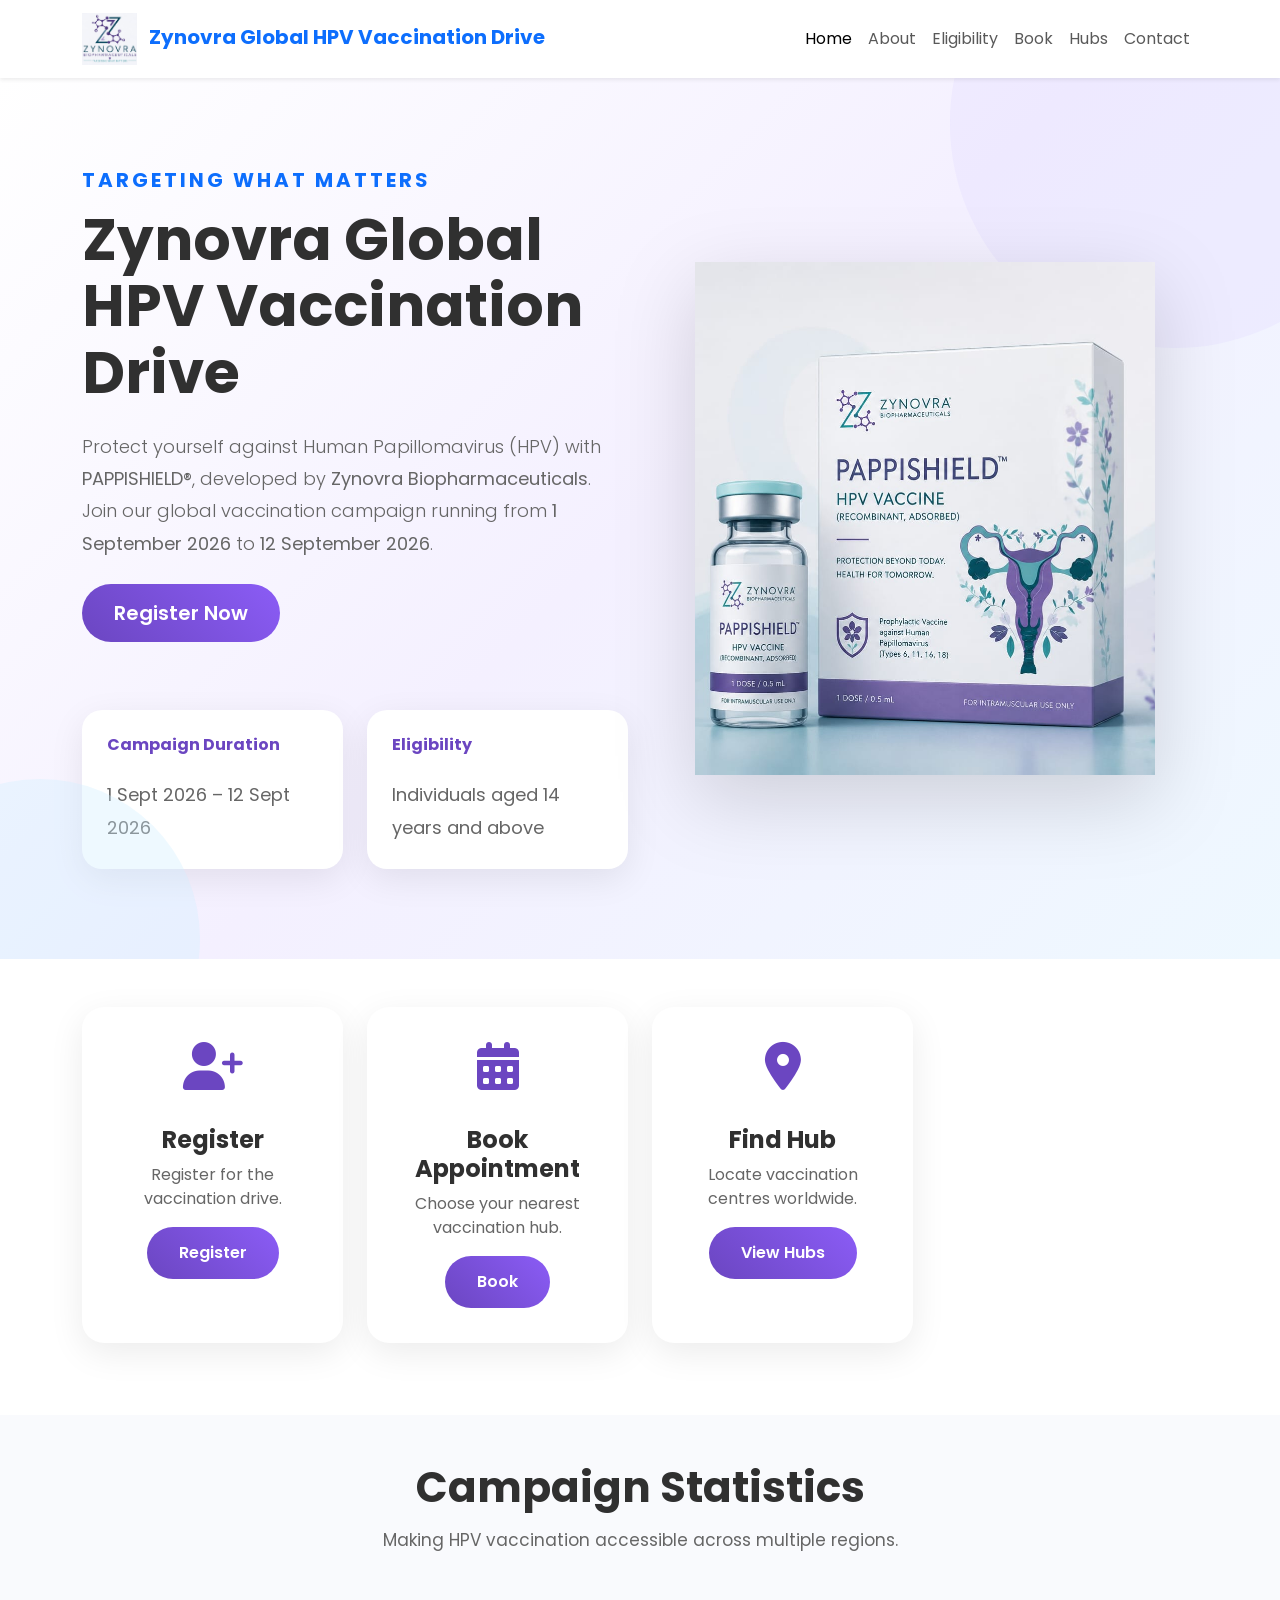
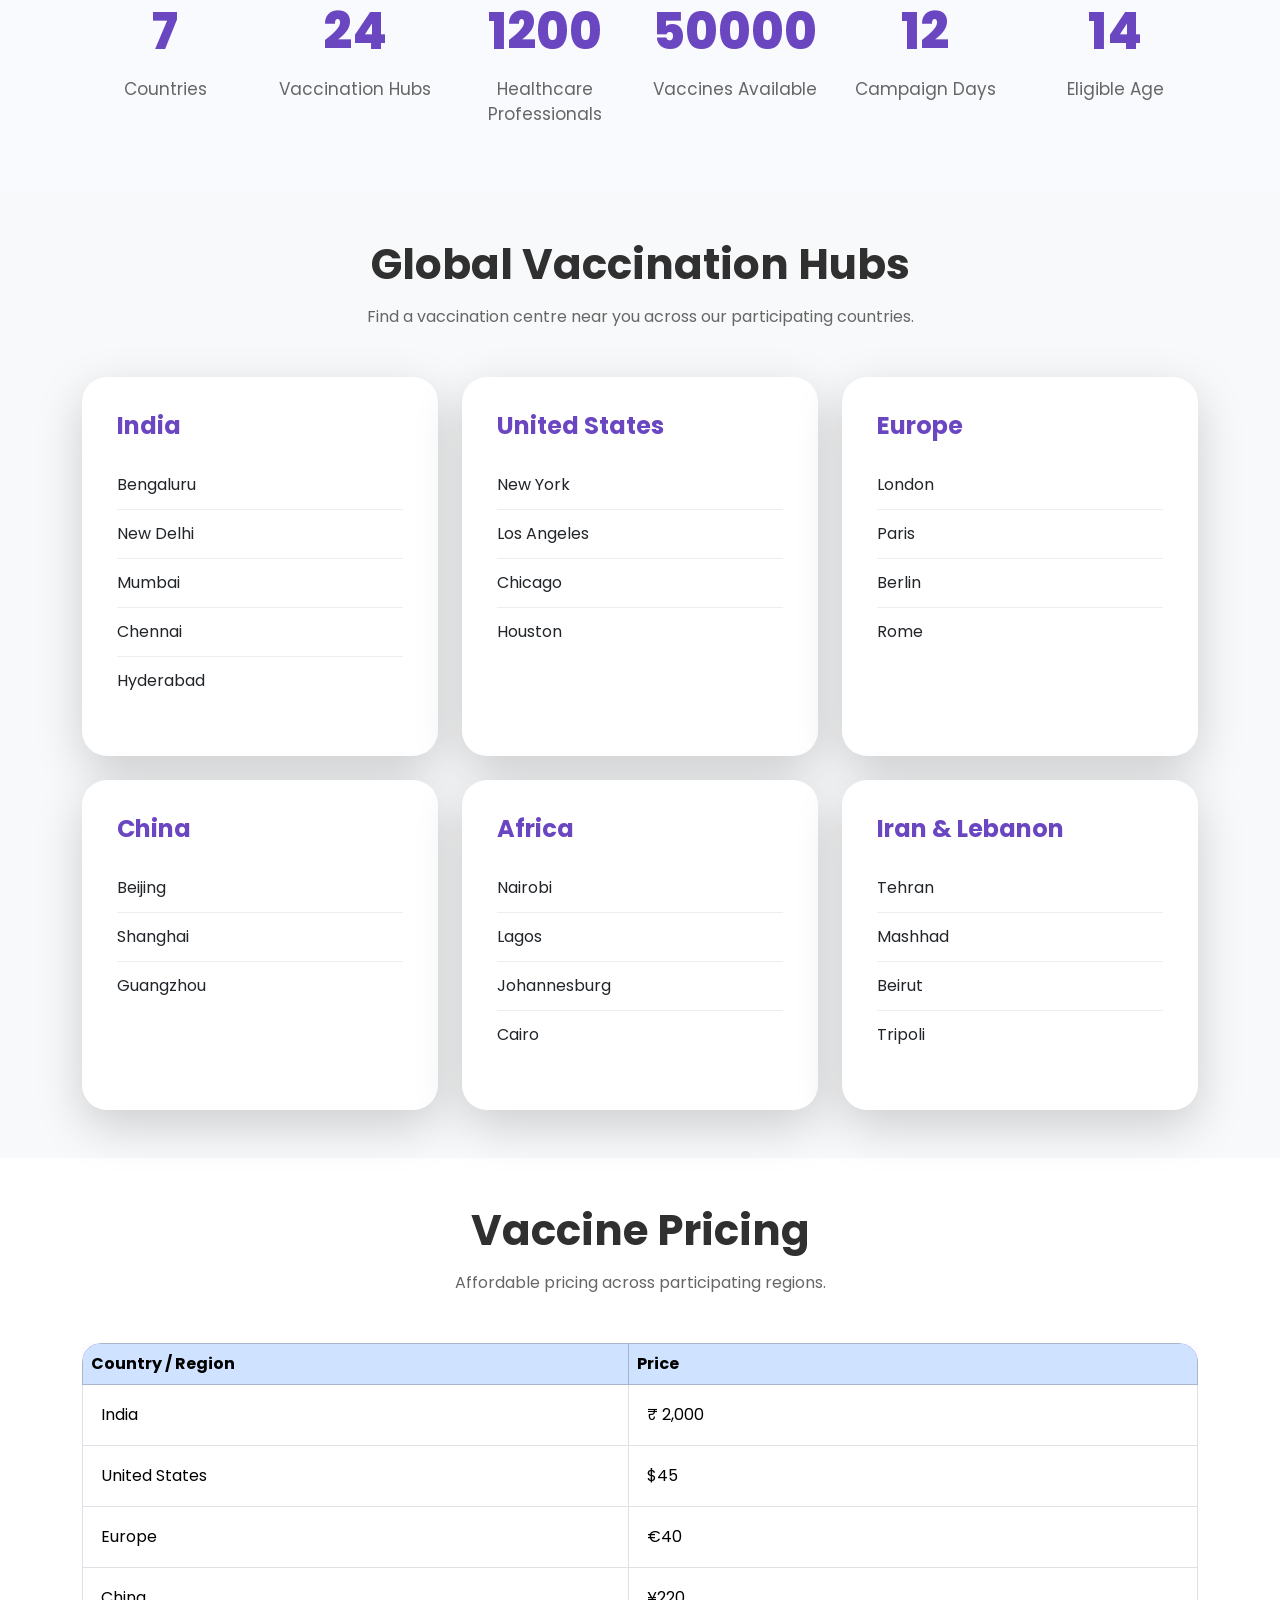
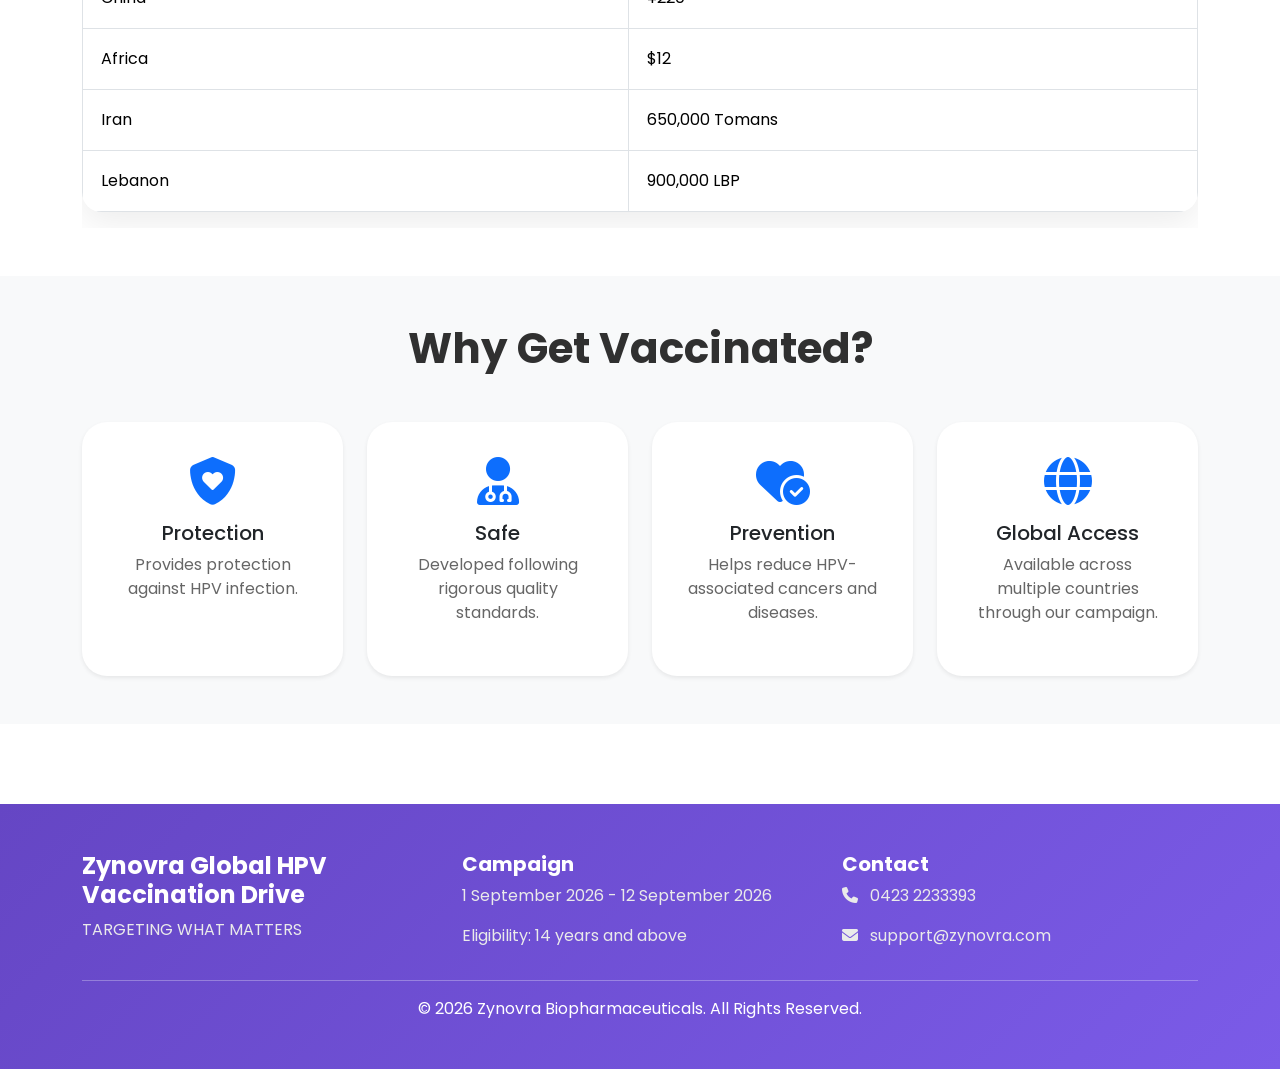
<file: index.html>
<!DOCTYPE html>
<html lang="en">

<head>

    <meta charset="UTF-8">
    <meta name="viewport" content="width=device-width, initial-scale=1.0">

    <title>Zynovra Global HPV Vaccination Drive</title>

    <!-- Bootstrap -->
    <link href="https://cdn.jsdelivr.net/npm/bootstrap@5.3.3/dist/css/bootstrap.min.css" rel="stylesheet">

    <!-- Font Awesome -->
    <link rel="stylesheet"
        href="https://cdnjs.cloudflare.com/ajax/libs/font-awesome/6.5.2/css/all.min.css">

    <!-- Google Fonts -->
    <link
        href="https://fonts.googleapis.com/css2?family=Poppins:wght@300;400;500;600;700;800&display=swap"
        rel="stylesheet">

    <link rel="stylesheet" href="css/style.css">

</head>

<body>

<!-- ================= NAVBAR ================= -->

<nav class="navbar navbar-expand-lg navbar-light bg-white shadow-sm sticky-top">

    <div class="container">

        <a class="navbar-brand fw-bold" href="#">

            <img src="images/logo.png" width="55">

            <span class="ms-2 text-primary">

                Zynovra Global HPV Vaccination Drive

            </span>

        </a>

        <button class="navbar-toggler" type="button"
            data-bs-toggle="collapse"
            data-bs-target="#navbar">

            <span class="navbar-toggler-icon"></span>

        </button>

        <div class="collapse navbar-collapse"
            id="navbar">

            <ul class="navbar-nav ms-auto">

                <li class="nav-item">

                    <a class="nav-link active" href="#">Home</a>

                </li>

                <li class="nav-item">

                    <a class="nav-link" href="about.html">About</a>

                </li>

                <li class="nav-item">

                    <a class="nav-link" href="eligibility.html">Eligibility</a>

                </li>

                <li class="nav-item">

                    <a class="nav-link" href="appointment.html">

                        Book 

                    </a>

                </li>

                <li class="nav-item">

                    <a class="nav-link" href="hubs.html">

                        Hubs

                    </a>

                </li>


                <li class="nav-item">

                    <a class="nav-link" href="contact.html">

                        Contact

                    </a>

                </li>

            </ul>

        </div>

    </div>

</nav>

<!-- ================= HERO ================= -->

<section class="hero">

<div class="container">

<div class="row align-items-center">

<div class="col-lg-6">

<h5 class="text-primary fw-bold">

TARGETING WHAT MATTERS

</h5>

<h1 class="display-3 fw-bold">

Zynovra Global HPV Vaccination Drive

</h1>

<p class="lead mt-4">

Protect yourself against Human Papillomavirus (HPV) with

<strong>PAPPISHIELD®</strong>, developed by

<strong>Zynovra Biopharmaceuticals</strong>.

Join our global vaccination campaign running from

<b>1 September 2026</b> to

<b>12 September 2026</b>.

</p>

<div class="mt-4">

<a href="register.html"
class="btn btn-primary btn-lg me-3">

Register Now

</a>


</div>

<div class="row mt-5">

<div class="col-md-6">

<div class="info-box">

<h6>

Campaign Duration

</h6>

<p>

1 Sept 2026 – 12 Sept 2026

</p>

</div>

</div>

<div class="col-md-6">

<div class="info-box">

<h6>

Eligibility

</h6>

<p>

Individuals aged 14 years and above

</p>

</div>

</div>

</div>

</div>

<div class="col-lg-6 text-center">

<img src="images/pappishield.png"
class="img-fluid vaccine-image">

</div>

</div>

</div>

</section>

<!-- ================= QUICK ACTIONS ================= -->

<section class="py-5">

<div class="container">

<div class="row text-center">

<div class="col-lg-3 mb-4">

<div class="action-card">

<i class="fa-solid fa-user-plus fa-3x"></i>

<h4 class="mt-3">

Register

</h4>

<p>

Register for the vaccination drive.

</p>

<a href="register.html"
class="btn btn-primary">

Register

</a>

</div>

</div>

<div class="col-lg-3 mb-4">

<div class="action-card">

<i class="fa-solid fa-calendar-days fa-3x"></i>

<h4 class="mt-3">

Book Appointment

</h4>

<p>

Choose your nearest vaccination hub.

</p>

<a href="appointment.html"
class="btn btn-primary">

Book

</a>

</div>

</div>

<div class="col-lg-3 mb-4">

<div class="action-card">

<i class="fa-solid fa-location-dot fa-3x"></i>

<h4 class="mt-3">

Find Hub

</h4>

<p>

Locate vaccination centres worldwide.

</p>

<a href="hubs.html"
class="btn btn-primary">

View Hubs

</a>

</div>

</div>


</a>

</div>

</div>

</div>

</div>

</section>

<!-- ================= STATISTICS ================= -->

<section class="stats py-5">

<div class="container">

<div class="text-center mb-5">

<h2 class="fw-bold">

Campaign Statistics

</h2>

<p>

Making HPV vaccination accessible across multiple regions.

</p>

</div>

<div class="row text-center">

<div class="col-lg-2 col-md-4 col-6">

<h2 class="counter">7</h2>

<p>Countries</p>

</div>

<div class="col-lg-2 col-md-4 col-6">

<h2 class="counter">24</h2>

<p>Vaccination Hubs</p>

</div>

<div class="col-lg-2 col-md-4 col-6">

<h2 class="counter">1200+</h2>

<p>Healthcare Professionals</p>

</div>

<div class="col-lg-2 col-md-4 col-6">

<h2 class="counter">50000</h2>

<p>Vaccines Available</p>

</div>

<div class="col-lg-2 col-md-4 col-6">

<h2 class="counter">12</h2>

<p>Campaign Days</p>

</div>

<div class="col-lg-2 col-md-4 col-6">

<h2 class="counter">14+</h2>

<p>Eligible Age</p>

</div>

</div>

</div>

</section>
<!-- ================= VACCINATION HUBS ================= -->

<section class="py-5 bg-light">

    <div class="container">

        <div class="text-center mb-5">

            <h2 class="fw-bold">Global Vaccination Hubs</h2>

            <p>
                Find a vaccination centre near you across our participating countries.
            </p>

        </div>

        <div class="row g-4">

            <div class="col-md-4">
                <div class="card border-0 shadow-lg h-100">
                    <div class="card-body">
                        <h4>India</h4>
                        <ul>
                            <li>Bengaluru</li>
                            <li>New Delhi</li>
                            <li>Mumbai</li>
                            <li>Chennai</li>
                            <li>Hyderabad</li>
                        </ul>
                    </div>
                </div>
            </div>

            <div class="col-md-4">
                <div class="card border-0 shadow-lg h-100">
                    <div class="card-body">
                        <h4>United States</h4>
                        <ul>
                            <li>New York</li>
                            <li>Los Angeles</li>
                            <li>Chicago</li>
                            <li>Houston</li>
                        </ul>
                    </div>
                </div>
            </div>

            <div class="col-md-4">
                <div class="card border-0 shadow-lg h-100">
                    <div class="card-body">
                        <h4>Europe</h4>
                        <ul>
                            <li>London</li>
                            <li>Paris</li>
                            <li>Berlin</li>
                            <li>Rome</li>
                        </ul>
                    </div>
                </div>
            </div>

            <div class="col-md-4">
                <div class="card border-0 shadow-lg h-100">
                    <div class="card-body">
                        <h4>China</h4>
                        <ul>
                            <li>Beijing</li>
                            <li>Shanghai</li>
                            <li>Guangzhou</li>
                        </ul>
                    </div>
                </div>
            </div>

            <div class="col-md-4">
                <div class="card border-0 shadow-lg h-100">
                    <div class="card-body">
                        <h4>Africa</h4>
                        <ul>
                            <li>Nairobi</li>
                            <li>Lagos</li>
                            <li>Johannesburg</li>
                            <li>Cairo</li>
                        </ul>
                    </div>
                </div>
            </div>

            <div class="col-md-4">
                <div class="card border-0 shadow-lg h-100">
                    <div class="card-body">
                        <h4>Iran & Lebanon</h4>
                        <ul>
                            <li>Tehran</li>
                            <li>Mashhad</li>
                            <li>Beirut</li>
                            <li>Tripoli</li>
                        </ul>
                    </div>
                </div>
            </div>

        </div>

    </div>

</section>

<!-- ================= PRICING ================= -->

<section class="py-5">

<div class="container">

<div class="text-center mb-5">

<h2 class="fw-bold">

Vaccine Pricing

</h2>

<p>

Affordable pricing across participating regions.

</p>

</div>

<div class="table-responsive">

<table class="table table-bordered table-hover align-middle">

<thead class="table-primary">

<tr>

<th>Country / Region</th>

<th>Price</th>

</tr>

</thead>

<tbody>

<tr>

<td>India</td>

<td>₹ 2,000</td>

</tr>

<tr>

<td>United States</td>

<td>$45</td>

</tr>

<tr>

<td>Europe</td>

<td>€40</td>

</tr>

<tr>

<td>China</td>

<td>¥220</td>

</tr>

<tr>

<td>Africa</td>

<td>$12</td>

</tr>

<tr>

<td>Iran</td>

<td>650,000 Tomans</td>

</tr>

<tr>

<td>Lebanon</td>

<td>900,000 LBP</td>

</tr>

</tbody>

</table>

</div>

</div>

</section>

<!-- ================= WHY VACCINATE ================= -->

<section class="py-5 bg-light">

<div class="container">

<div class="text-center mb-5">

<h2 class="fw-bold">

Why Get Vaccinated?

</h2>

</div>

<div class="row">

<div class="col-lg-3">

<div class="card h-100 shadow-sm border-0">

<div class="card-body text-center">

<i class="fa-solid fa-shield-heart fa-3x text-primary mb-3"></i>

<h5>Protection</h5>

<p>

Provides protection against HPV infection.

</p>

</div>

</div>

</div>

<div class="col-lg-3">

<div class="card h-100 shadow-sm border-0">

<div class="card-body text-center">

<i class="fa-solid fa-user-doctor fa-3x text-primary mb-3"></i>

<h5>Safe</h5>

<p>

Developed following rigorous quality standards.

</p>

</div>

</div>

</div>

<div class="col-lg-3">

<div class="card h-100 shadow-sm border-0">

<div class="card-body text-center">

<i class="fa-solid fa-heart-circle-check fa-3x text-primary mb-3"></i>

<h5>Prevention</h5>

<p>

Helps reduce HPV-associated cancers and diseases.

</p>

</div>

</div>

</div>

<div class="col-lg-3">

<div class="card h-100 shadow-sm border-0">

<div class="card-body text-center">

<i class="fa-solid fa-globe fa-3x text-primary mb-3"></i>

<h5>Global Access</h5>

<p>

Available across multiple countries through our campaign.

</p>

</div>

</div>

</div>

</div>

</div>

</section>

<!-- ================= FOOTER ================= -->

<footer class="bg-primary text-white py-5">

<div class="container">

<div class="row">

<div class="col-lg-4">

<h4>Zynovra Global HPV Vaccination Drive</h4>

<p>

TARGETING WHAT MATTERS

</p>

</div>

<div class="col-lg-4">

<h5>Campaign</h5>

<p>

1 September 2026 - 12 September 2026

</p>

<p>

Eligibility: 14 years and above

</p>

</div>

<div class="col-lg-4">

<h5>Contact</h5>

<p>

<i class="fa-solid fa-phone"></i>

0423 2233393

</p>

<p>

<i class="fa-solid fa-envelope"></i>

support@zynovra.com

</p>

</div>

</div>

<hr class="border-light">

<div class="text-center">

© 2026 Zynovra Biopharmaceuticals. All Rights Reserved.

</div>

</div>

</footer>

<!-- Bootstrap JS -->

<script src="https://cdn.jsdelivr.net/npm/bootstrap@5.3.3/dist/js/bootstrap.bundle.min.js"></script>

<script src="js/script.js"></script>

</body>

</html>
</file>
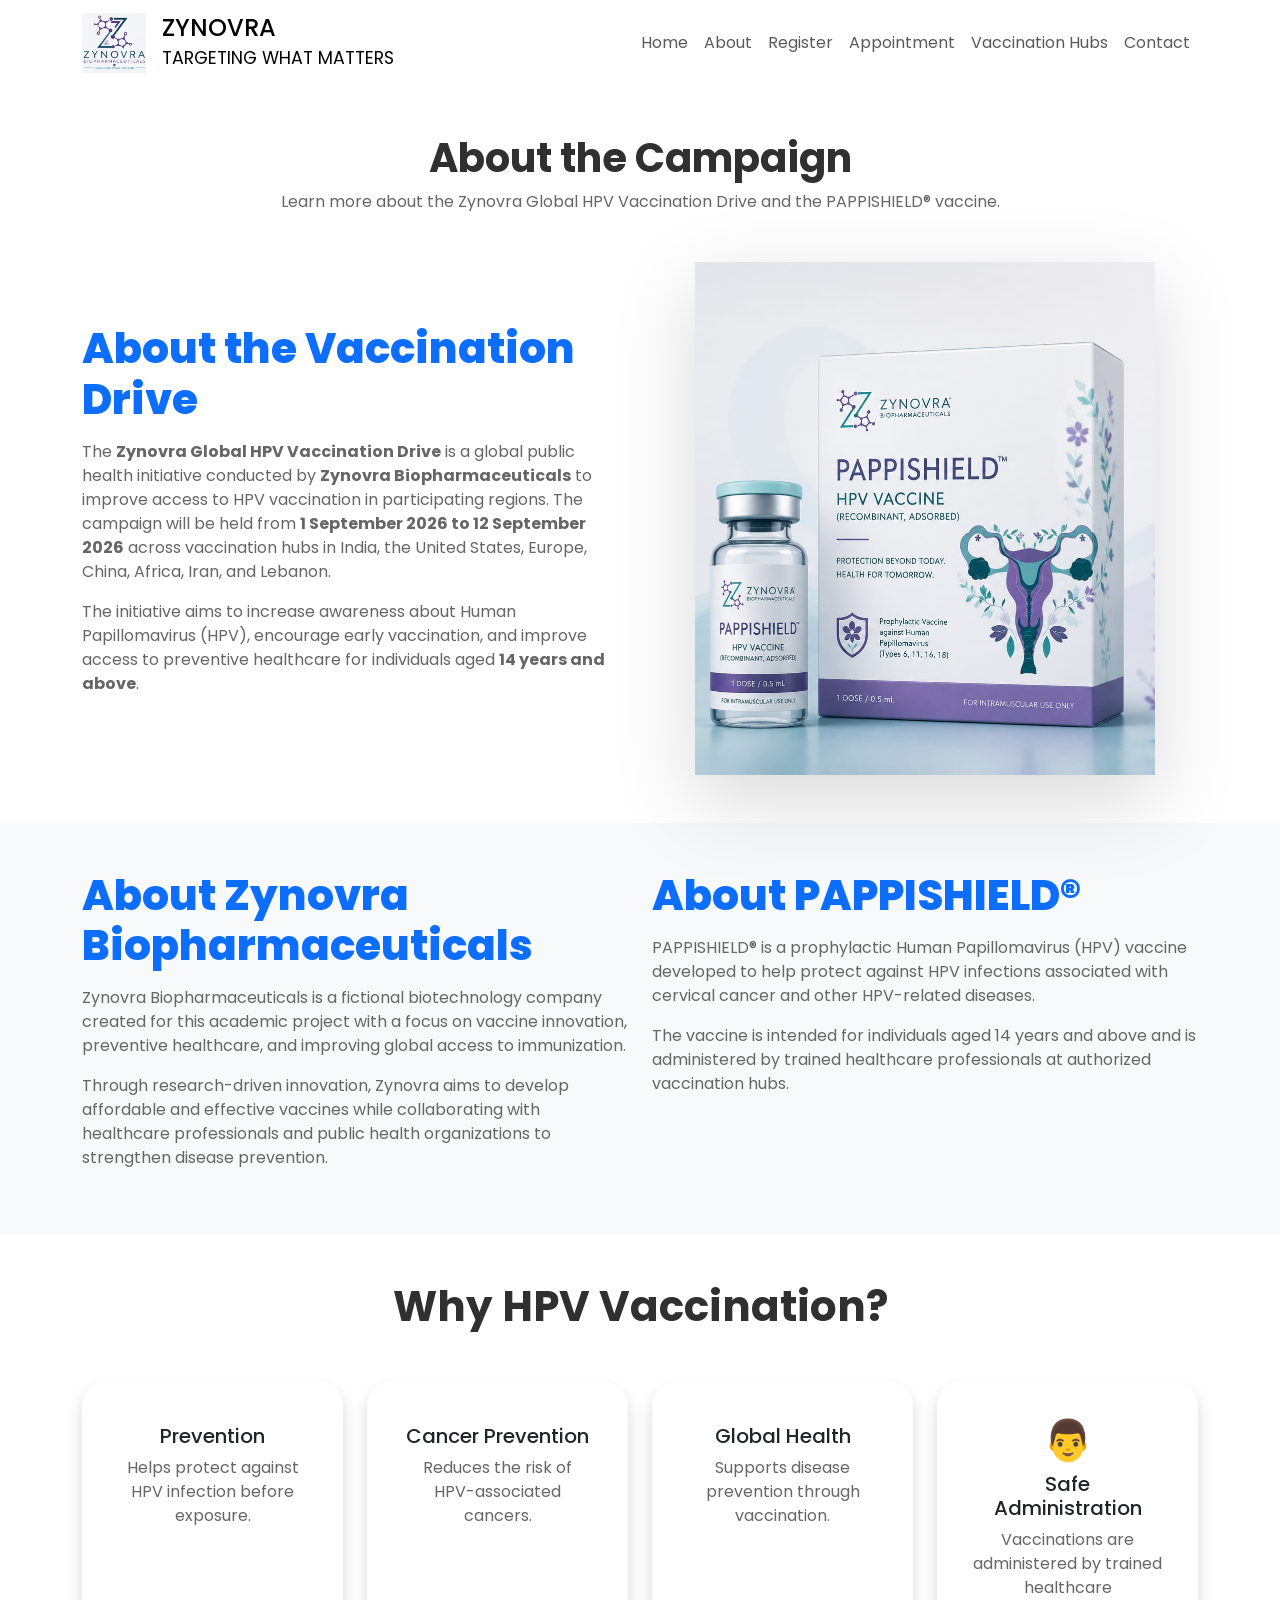
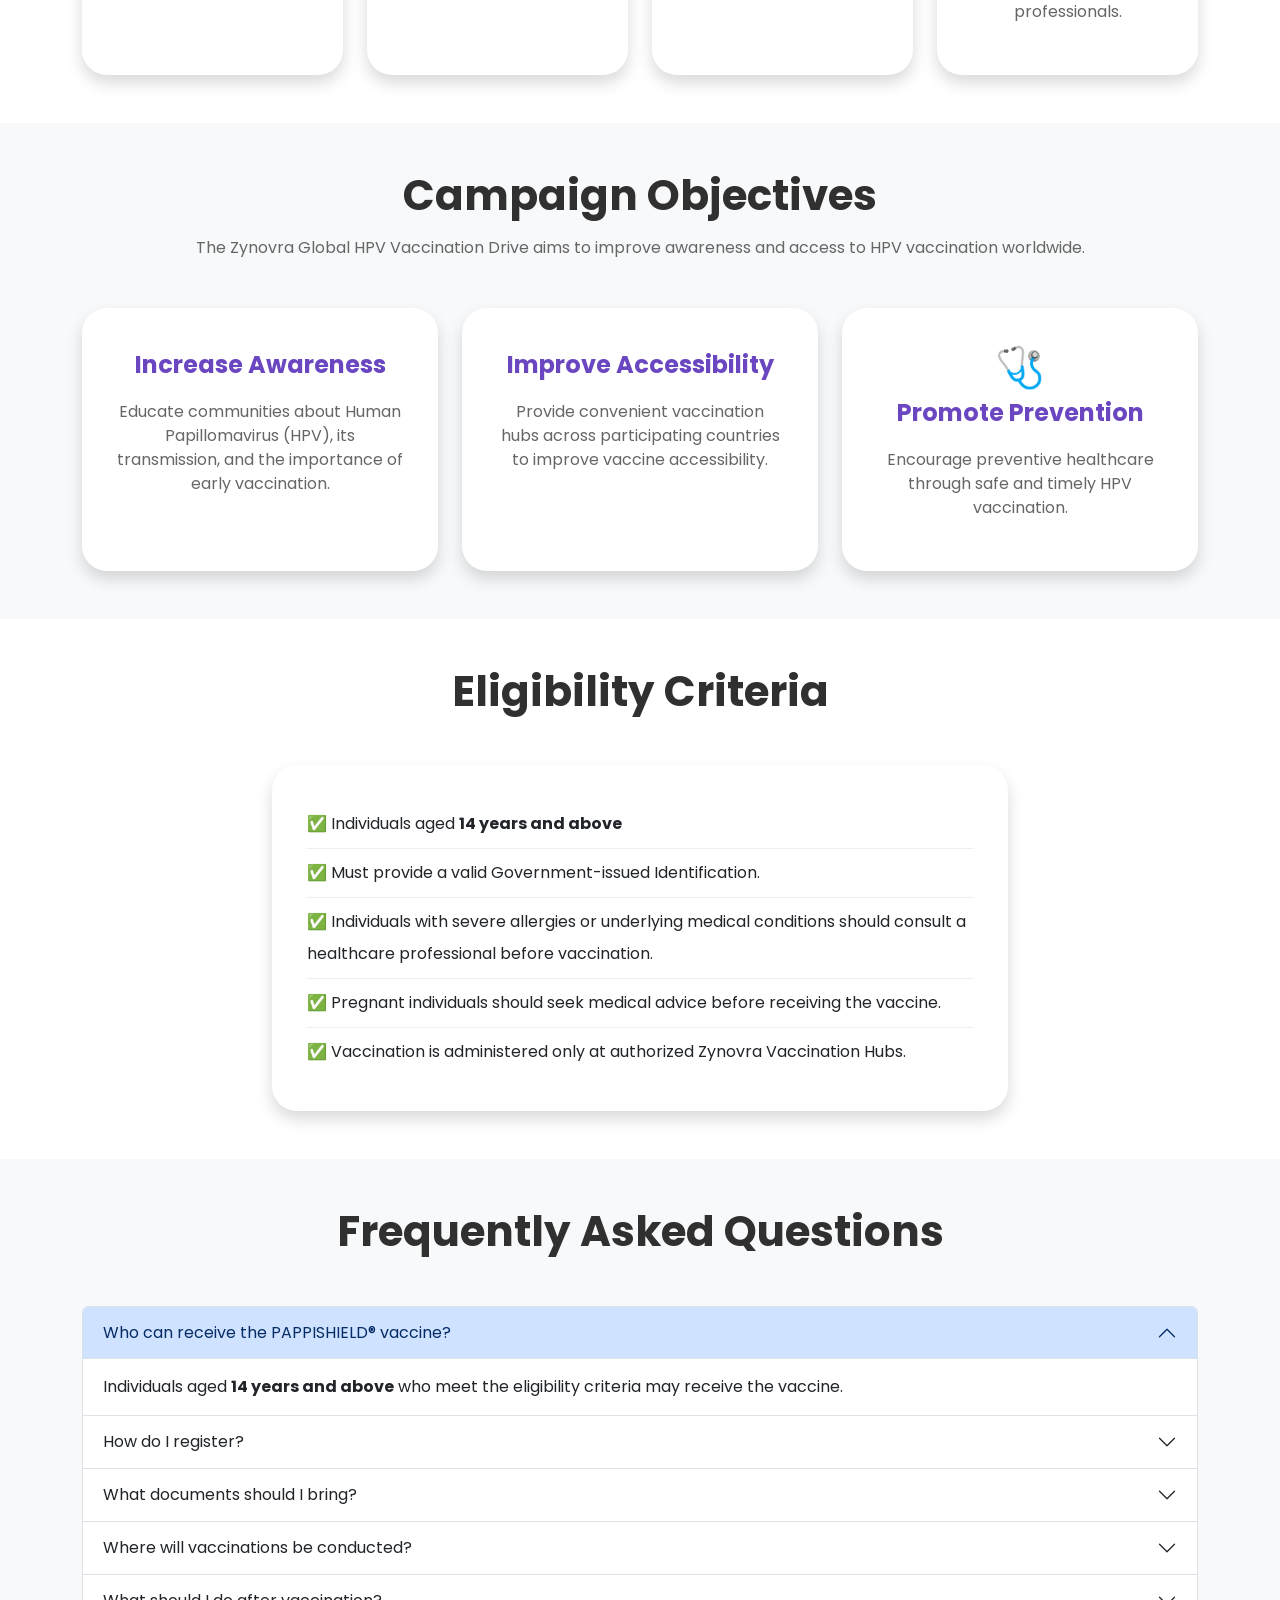
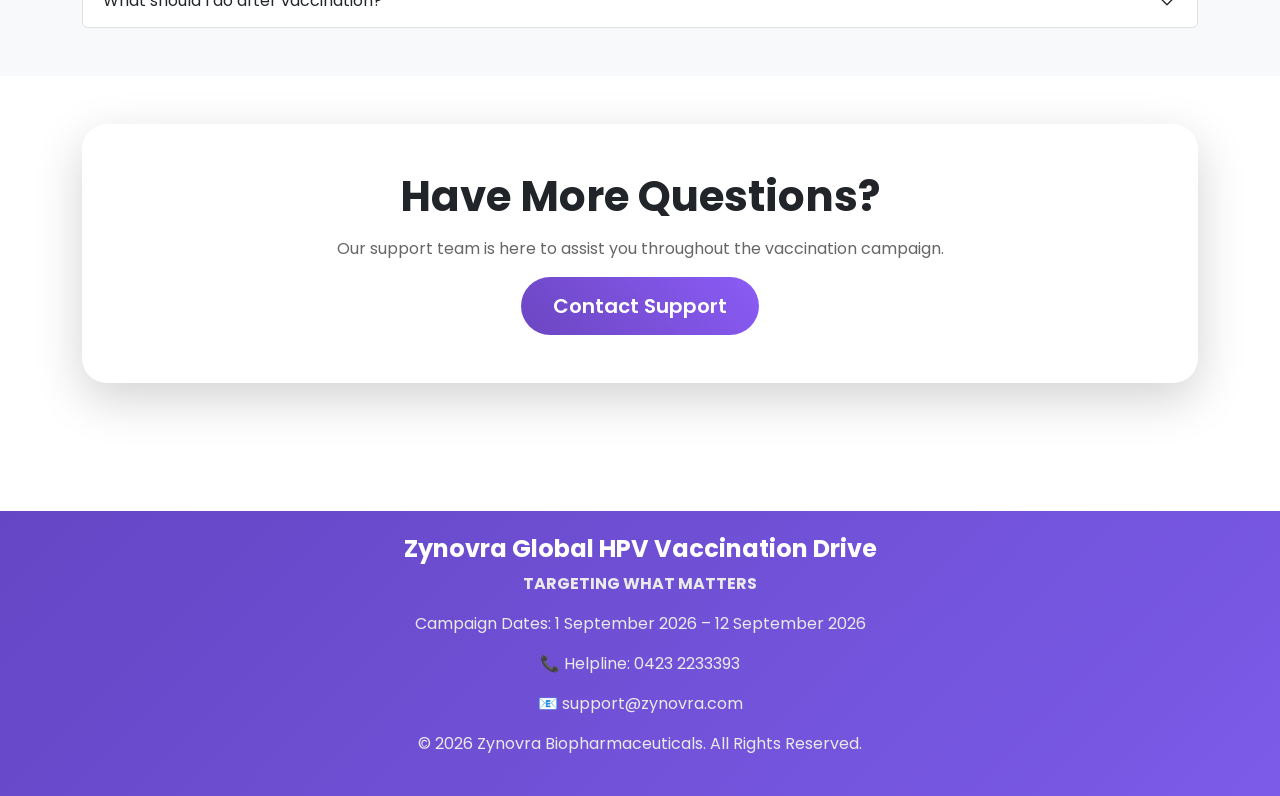
<file: about.html>
<!DOCTYPE html>

<html lang="en">

<head>

<meta charset="UTF-8">

<meta name="viewport"
content="width=device-width, initial-scale=1.0">

<title>About | Zynovra Global HPV Vaccination Drive</title>

<link href="https://cdn.jsdelivr.net/npm/bootstrap@5.3.3/dist/css/bootstrap.min.css"
rel="stylesheet">

<link rel="stylesheet"
href="css/style.css">

<link href="https://fonts.googleapis.com/css2?family=Poppins:wght@300;400;500;600;700&display=swap"
rel="stylesheet">

</head>

<body>

<body>

<nav class="navbar navbar-expand-lg navbar-light custom-navbar sticky-top">

<div class="container">

<a class="navbar-brand d-flex align-items-center" href="index.html">

<img src="images/logo.png"
height="60"
class="me-3"
alt="Zynovra Logo">

<div>

<h4 class="brand-title mb-0">

ZYNOVRA

</h4>

<small class="brand-subtitle">

TARGETING WHAT MATTERS

</small>

</div>

</a>

<button
class="navbar-toggler"
type="button"
data-bs-toggle="collapse"
data-bs-target="#navbarNav">

<span class="navbar-toggler-icon"></span>

</button>

<div
class="collapse navbar-collapse"
id="navbarNav">

<ul class="navbar-nav ms-auto">

<li class="nav-item">

<a class="nav-link" href="index.html">Home</a>

</li>

<li class="nav-item">

<a class="nav-link" href="about.html">About</a>

</li>

<li class="nav-item">

<a class="nav-link" href="register.html">Register</a>

</li>

<li class="nav-item">

<a class="nav-link" href="appointment.html">Appointment</a>

</li>

<li class="nav-item">

<a class="nav-link" href="hubs.html">Vaccination Hubs</a>

</li>

<li class="nav-item">

<a class="nav-link" href="contact.html">Contact</a>

</li>

</ul>

</div>

</div>

</nav>

<section class="py-5">

<div class="container">

<div class="text-center mb-5">

<h1 class="fw-bold">

About the Campaign

</h1>

<p>

Learn more about the Zynovra Global HPV Vaccination Drive and the
PAPPISHIELD® vaccine.

</p>

</div>

<div class="row align-items-center">

<div class="col-lg-6">

<h2 class="text-primary">

About the Vaccination Drive

</h2>

<p>

The <strong>Zynovra Global HPV Vaccination Drive</strong> is a global public health initiative conducted by <strong>Zynovra Biopharmaceuticals</strong> to improve access to HPV vaccination in participating regions. The campaign will be held from <strong>1 September 2026 to 12 September 2026</strong> across vaccination hubs in India, the United States, Europe, China, Africa, Iran, and Lebanon.

</p>

<p>

The initiative aims to increase awareness about Human Papillomavirus (HPV), encourage early vaccination, and improve access to preventive healthcare for individuals aged <strong>14 years and above</strong>.

</p>

</div>

<div class="col-lg-6 text-center">

<img src="images/pappishield.png"

class="img-fluid vaccine-image"

alt="PAPPISHIELD Vaccine">

</div>

</div>

</div>

</section>

<section class="py-5 bg-light">

<div class="container">

<div class="row">

<div class="col-lg-6">

<h2 class="text-primary">

About Zynovra Biopharmaceuticals

</h2>

<p>

Zynovra Biopharmaceuticals is a fictional biotechnology company created for this academic project with a focus on vaccine innovation, preventive healthcare, and improving global access to immunization.

</p>

<p>

Through research-driven innovation, Zynovra aims to develop affordable and effective vaccines while collaborating with healthcare professionals and public health organizations to strengthen disease prevention.

</p>

</div>

<div class="col-lg-6">

<h2 class="text-primary">

About PAPPISHIELD®

</h2>

<p>

PAPPISHIELD® is a prophylactic Human Papillomavirus (HPV) vaccine developed to help protect against HPV infections associated with cervical cancer and other HPV-related diseases.

</p>

<p>

The vaccine is intended for individuals aged 14 years and above and is administered by trained healthcare professionals at authorized vaccination hubs.

</p>

</div>

</div>

</div>

</section>

<section class="py-5">

<div class="container">

<div class="text-center mb-5">

<h2 class="fw-bold">

Why HPV Vaccination?

</h2>

</div>

<div class="row">

<div class="col-md-3">

<div class="card shadow border-0 h-100">

<div class="card-body text-center">

<h1></h1>

<h5>Prevention</h5>

<p>

Helps protect against HPV infection before exposure.

</p>

</div>

</div>

</div>

<div class="col-md-3">

<div class="card shadow border-0 h-100">

<div class="card-body text-center">

<h1></h1>

<h5>Cancer Prevention</h5>

<p>

Reduces the risk of HPV-associated cancers.

</p>

</div>

</div>

</div>

<div class="col-md-3">

<div class="card shadow border-0 h-100">

<div class="card-body text-center">

<h1></h1>

<h5>Global Health</h5>

<p>

Supports disease prevention through vaccination.

</p>

</div>

</div>

</div>

<div class="col-md-3">

<div class="card shadow border-0 h-100">

<div class="card-body text-center">

<h1>👨</h1>

<h5>Safe Administration</h5>

<p>

Vaccinations are administered by trained healthcare professionals.

</p>

</div>

</div>

</div>

</div>

</div>

</section>
<!-- ================= CAMPAIGN OBJECTIVES ================= -->

<section class="py-5 bg-light">

<div class="container">

<div class="text-center mb-5">

<h2 class="fw-bold">

Campaign Objectives

</h2>

<p>

The Zynovra Global HPV Vaccination Drive aims to improve awareness and access to HPV vaccination worldwide.

</p>

</div>

<div class="row">

<div class="col-md-4">

<div class="card shadow border-0 h-100">

<div class="card-body text-center">

<h1></h1>

<h4>Increase Awareness</h4>

<p>

Educate communities about Human Papillomavirus (HPV), its transmission, and the importance of early vaccination.

</p>

</div>

</div>

</div>

<div class="col-md-4">

<div class="card shadow border-0 h-100">

<div class="card-body text-center">

<h1></h1>

<h4>Improve Accessibility</h4>

<p>

Provide convenient vaccination hubs across participating countries to improve vaccine accessibility.

</p>

</div>

</div>

</div>

<div class="col-md-4">

<div class="card shadow border-0 h-100">

<div class="card-body text-center">

<h1>🩺</h1>

<h4>Promote Prevention</h4>

<p>

Encourage preventive healthcare through safe and timely HPV vaccination.

</p>

</div>

</div>

</div>

</div>

</div>

</section>

<!-- ================= ELIGIBILITY ================= -->

<section class="py-5">

<div class="container">

<div class="text-center mb-5">

<h2 class="fw-bold">

Eligibility Criteria

</h2>

</div>

<div class="row justify-content-center">

<div class="col-lg-8">

<div class="card shadow border-0">

<div class="card-body">

<ul class="list-group list-group-flush">

<li class="list-group-item">

✅ Individuals aged <strong>14 years and above</strong>

</li>

<li class="list-group-item">

✅ Must provide a valid Government-issued Identification.

</li>

<li class="list-group-item">

✅ Individuals with severe allergies or underlying medical conditions should consult a healthcare professional before vaccination.

</li>

<li class="list-group-item">

✅ Pregnant individuals should seek medical advice before receiving the vaccine.

</li>

<li class="list-group-item">

✅ Vaccination is administered only at authorized Zynovra Vaccination Hubs.

</li>

</ul>

</div>

</div>

</div>

</div>

</div>

</section>

<!-- ================= FAQ ================= -->

<section class="py-5 bg-light">

<div class="container">

<div class="text-center mb-5">

<h2 class="fw-bold">

Frequently Asked Questions

</h2>

</div>

<div class="accordion" id="faqAccordion">

<div class="accordion-item">

<h2 class="accordion-header">

<button class="accordion-button"

type="button"

data-bs-toggle="collapse"

data-bs-target="#faq1">

Who can receive the PAPPISHIELD® vaccine?

</button>

</h2>

<div id="faq1"

class="accordion-collapse collapse show"

data-bs-parent="#faqAccordion">

<div class="accordion-body">

Individuals aged <strong>14 years and above</strong> who meet the eligibility criteria may receive the vaccine.

</div>

</div>

</div>

<div class="accordion-item">

<h2 class="accordion-header">

<button class="accordion-button collapsed"

type="button"

data-bs-toggle="collapse"

data-bs-target="#faq2">

How do I register?

</button>

</h2>

<div id="faq2"

class="accordion-collapse collapse"

data-bs-parent="#faqAccordion">

<div class="accordion-body">

Complete the online registration form and then book an appointment at your preferred vaccination hub.

</div>

</div>

</div>

<div class="accordion-item">

<h2 class="accordion-header">

<button class="accordion-button collapsed"

type="button"

data-bs-toggle="collapse"

data-bs-target="#faq3">

What documents should I bring?

</button>

</h2>

<div id="faq3"

class="accordion-collapse collapse"

data-bs-parent="#faqAccordion">

<div class="accordion-body">

Bring your Government-issued ID along with your Registration ID and Appointment Confirmation.

</div>

</div>

</div>

<div class="accordion-item">

<h2 class="accordion-header">

<button class="accordion-button collapsed"

type="button"

data-bs-toggle="collapse"

data-bs-target="#faq4">

Where will vaccinations be conducted?

</button>

</h2>

<div id="faq4"

class="accordion-collapse collapse"

data-bs-parent="#faqAccordion">

<div class="accordion-body">

Vaccinations will be conducted at authorized Zynovra Vaccination Hubs across India, the United States, Europe, China, Africa, Iran, and Lebanon.

</div>

</div>

</div>

<div class="accordion-item">

<h2 class="accordion-header">

<button class="accordion-button collapsed"

type="button"

data-bs-toggle="collapse"

data-bs-target="#faq5">

What should I do after vaccination?

</button>

</h2>

<div id="faq5"

class="accordion-collapse collapse"

data-bs-parent="#faqAccordion">

<div class="accordion-body">

Remain at the vaccination centre for 15–30 minutes for observation and follow any advice provided by the healthcare professional.

</div>

</div>

</div>

</div>

</div>

</section>

<!-- ================= CONTACT CTA ================= -->

<section class="py-5">

<div class="container">

<div class="card shadow-lg border-0">

<div class="card-body text-center p-5">

<h2 class="fw-bold">

Have More Questions?

</h2>

<p>

Our support team is here to assist you throughout the vaccination campaign.

</p>

<a href="contact.html"

class="btn btn-primary btn-lg">

Contact Support

</a>

</div>

</div>

</div>

</section>

<!-- ================= FOOTER ================= -->

<footer class="bg-primary text-white py-4">

<div class="container text-center">

<h4>

Zynovra Global HPV Vaccination Drive

</h4>

<p>

<strong>TARGETING WHAT MATTERS</strong>

</p>

<p>

Campaign Dates:
1 September 2026 – 12 September 2026

</p>

<p>

📞 Helpline:
0423 2233393

</p>

<p>

📧 support@zynovra.com

</p>

<p>

© 2026 Zynovra Biopharmaceuticals.
All Rights Reserved.

</p>

</div>

</footer>

<script src="https://cdn.jsdelivr.net/npm/bootstrap@5.3.3/dist/js/bootstrap.bundle.min.js"></script>

<script src="js/script.js"></script>

</body>

</html>
</file>
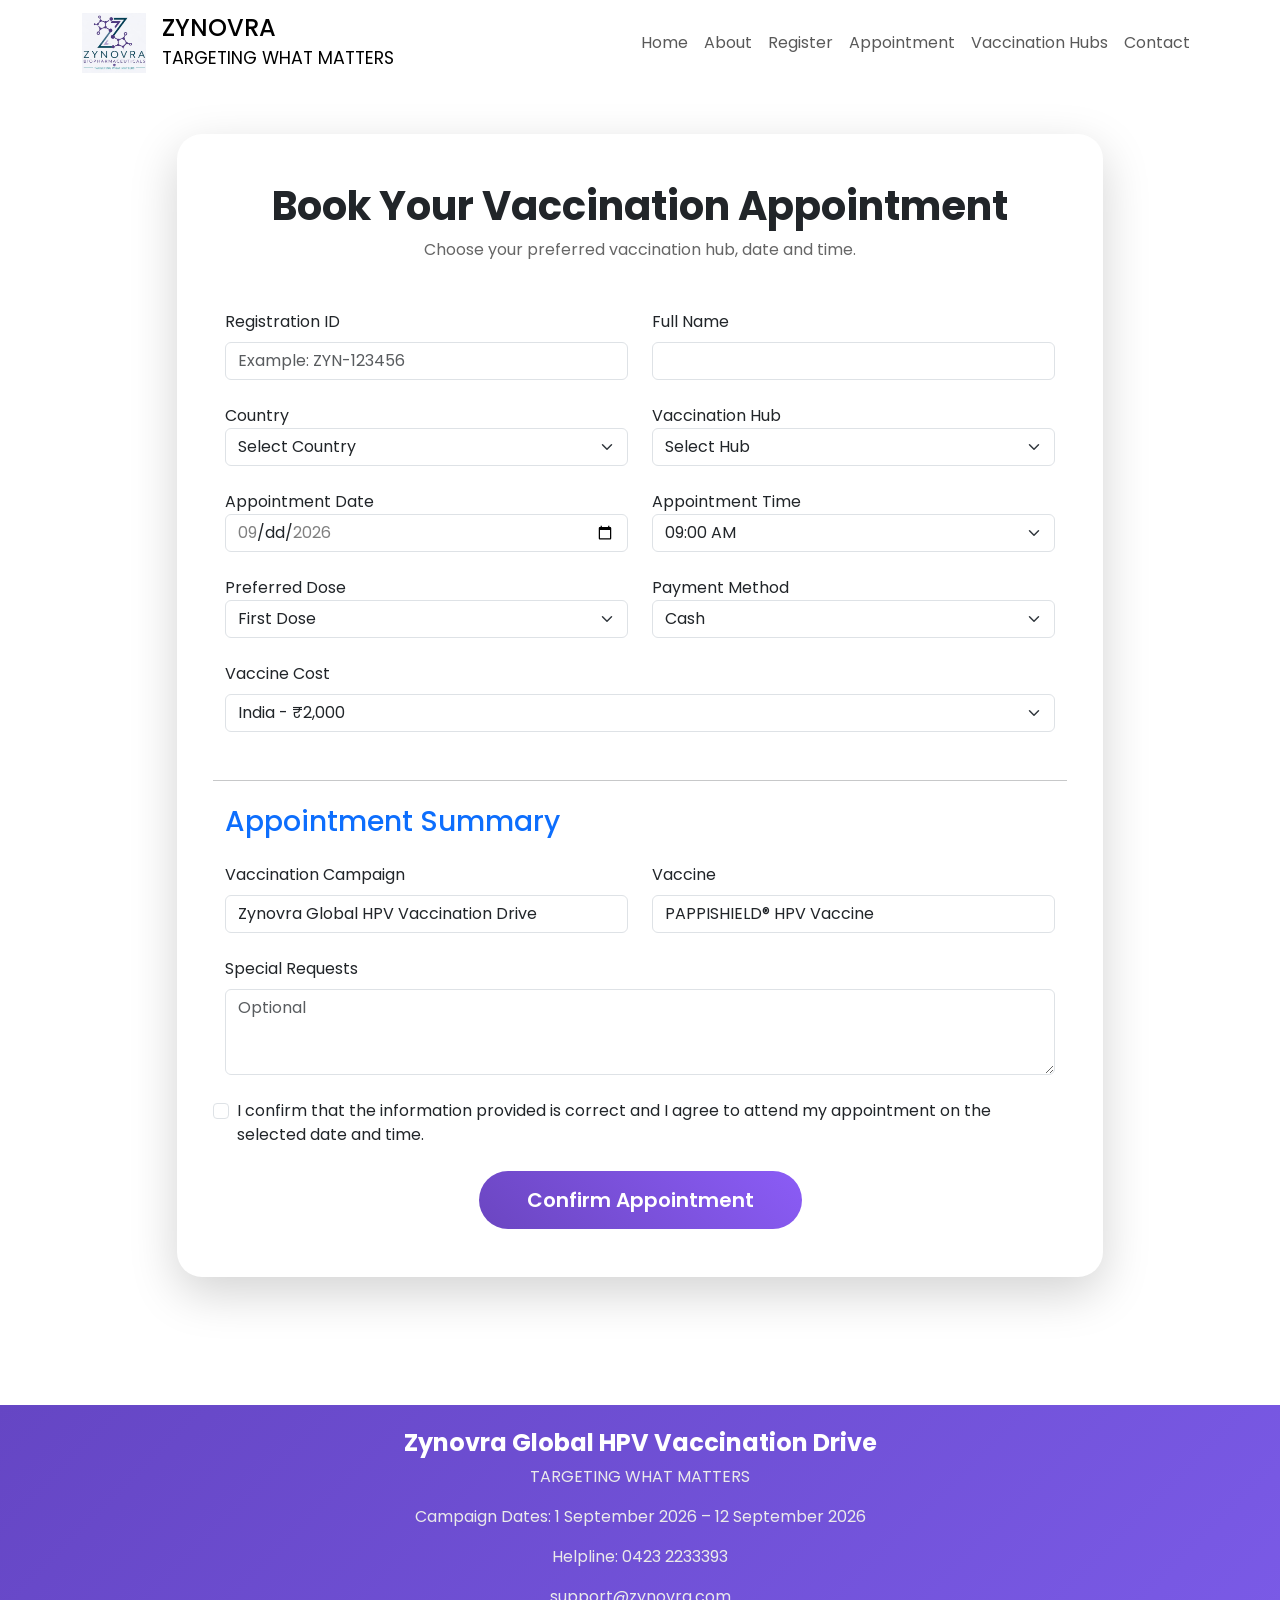
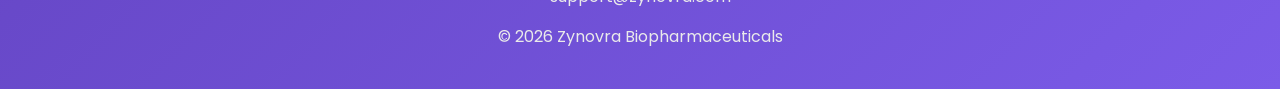
<file: appointment.html>
<!DOCTYPE html>
<html lang="en">

<head>

<meta charset="UTF-8">

<meta name="viewport" content="width=device-width, initial-scale=1.0">

<title>Book Appointment | Zynovra Global HPV Vaccination Drive</title>

<link href="https://cdn.jsdelivr.net/npm/bootstrap@5.3.3/dist/css/bootstrap.min.css" rel="stylesheet">

<link rel="stylesheet" href="css/style.css">

<link href="https://fonts.googleapis.com/css2?family=Poppins:wght@300;400;500;600;700&display=swap" rel="stylesheet">

</head>

<body>

<body>

<nav class="navbar navbar-expand-lg navbar-light custom-navbar sticky-top">

<div class="container">

<a class="navbar-brand d-flex align-items-center" href="index.html">

<img src="images/logo.png"
height="60"
class="me-3"
alt="Zynovra Logo">

<div>

<h4 class="brand-title mb-0">

ZYNOVRA

</h4>

<small class="brand-subtitle">

TARGETING WHAT MATTERS

</small>

</div>

</a>

<button
class="navbar-toggler"
type="button"
data-bs-toggle="collapse"
data-bs-target="#navbarNav">

<span class="navbar-toggler-icon"></span>

</button>

<div
class="collapse navbar-collapse"
id="navbarNav">

<ul class="navbar-nav ms-auto">

<li class="nav-item">

<a class="nav-link" href="index.html">Home</a>

</li>

<li class="nav-item">

<a class="nav-link" href="about.html">About</a>

</li>

<li class="nav-item">

<a class="nav-link" href="register.html">Register</a>

</li>

<li class="nav-item">

<a class="nav-link" href="appointment.html">Appointment</a>

</li>

<li class="nav-item">

<a class="nav-link" href="hubs.html">Vaccination Hubs</a>

</li>

<li class="nav-item">

<a class="nav-link" href="contact.html">Contact</a>

</li>

</ul>

</div>

</div>

</nav>

<section class="py-5">

<div class="container">

<div class="row justify-content-center">

<div class="col-lg-10">

<div class="card shadow-lg border-0">

<div class="card-body p-5">

<div class="text-center mb-5">

<h1 class="fw-bold">

Book Your Vaccination Appointment

</h1>

<p>

Choose your preferred vaccination hub, date and time.

</p>

</div>

<form id="appointmentForm">

<div class="row">

<div class="col-md-6 mb-4">

<label class="form-label">

Registration ID

</label>

<input
type="text"
class="form-control"
placeholder="Example: ZYN-123456"
required>

</div>

<div class="col-md-6 mb-4">

<label class="form-label">

Full Name

</label>

<input
type="text"
class="form-control"
required>

</div>

<div class="col-md-6 mb-4">

<label>

Country

</label>

<select class="form-select" required>

<option selected disabled>Select Country</option>

<option>India</option>

<option>United States</option>

<option>Europe</option>

<option>China</option>

<option>Africa</option>

<option>Iran</option>

<option>Lebanon</option>

</select>

</div>

<div class="col-md-6 mb-4">

<label>

Vaccination Hub

</label>

<select class="form-select" required>

<option selected disabled>Select Hub</option>

<option>Bengaluru</option>
<option>New Delhi</option>
<option>Mumbai</option>
<option>Chennai</option>
<option>Hyderabad</option>
<option>New York</option>
<option>Los Angeles</option>
<option>Chicago</option>
<option>Houston</option>
<option>London</option>
<option>Paris</option>
<option>Berlin</option>
<option>Rome</option>
<option>Beijing</option>
<option>Shanghai</option>
<option>Guangzhou</option>
<option>Nairobi</option>
<option>Lagos</option>
<option>Johannesburg</option>
<option>Cairo</option>
<option>Tehran</option>
<option>Mashhad</option>
<option>Beirut</option>
<option>Tripoli</option>

</select>

</div>

<div class="col-md-6 mb-4">

<label>

Appointment Date

</label>

<input
type="date"
class="form-control"
min="2026-09-01"
max="2026-09-12"
required>

</div>

<div class="col-md-6 mb-4">

<label>

Appointment Time

</label>

<select class="form-select" required>

<option>09:00 AM</option>
<option>10:00 AM</option>
<option>11:00 AM</option>
<option>12:00 PM</option>
<option>02:00 PM</option>
<option>03:00 PM</option>
<option>04:00 PM</option>

</select>

</div>

<div class="col-md-6 mb-4">

<label>

Preferred Dose

</label>

<select class="form-select">

<option>First Dose</option>

<option>Second Dose</option>

<option>Booster Dose</option>

</select>

</div>

<div class="col-md-6 mb-4">

<label>

Payment Method

</label>

<select class="form-select">

<option>Cash</option>

<option>Credit / Debit Card</option>

<option>UPI</option>

<option>Insurance</option>

</select>

</div>
<!-- PRICE -->

<div class="col-md-12 mb-4">

<label class="form-label">

Vaccine Cost

</label>

<select class="form-select">

<option>India - ₹2,000</option>

<option>United States - US$45</option>

<option>Europe - €40</option>

<option>China - ¥220 (CNY)</option>

<option>Africa - US$12</option>

<option>Iran - 650,000 Tomans</option>

<option>Lebanon - 900,000 LBP</option>

</select>

</div>

<hr class="my-4">

<h3 class="text-primary mb-4">

Appointment Summary

</h3>

<div class="col-md-6 mb-4">

<label class="form-label">

Vaccination Campaign

</label>

<input
type="text"
class="form-control"
value="Zynovra Global HPV Vaccination Drive"
readonly>

</div>

<div class="col-md-6 mb-4">

<label class="form-label">

Vaccine

</label>

<input
type="text"
class="form-control"
value="PAPPISHIELD® HPV Vaccine"
readonly>

</div>

<div class="col-12 mb-4">

<label class="form-label">

Special Requests

</label>

<textarea
class="form-control"
rows="3"
placeholder="Optional"></textarea>

</div>

<div class="form-check mb-4">

<input
class="form-check-input"
type="checkbox"
required>

<label class="form-check-label">

I confirm that the information provided is correct and I agree to attend my appointment on the selected date and time.

</label>

</div>

<div class="text-center">

<button
type="submit"
class="btn btn-primary btn-lg px-5">

Confirm Appointment

</button>

</div>

</div>

</form>

</div>

</div>

</div>

</div>

</section>

<footer class="bg-primary text-white py-4">

<div class="container text-center">

<h4>

Zynovra Global HPV Vaccination Drive

</h4>

<p>

TARGETING WHAT MATTERS

</p>

<p>

Campaign Dates: 1 September 2026 – 12 September 2026

</p>

<p>

Helpline: 0423 2233393

</p>

<p>

support@zynovra.com

</p>

<p>

© 2026 Zynovra Biopharmaceuticals

</p>

</div>

</footer>

<script src="https://cdn.jsdelivr.net/npm/bootstrap@5.3.3/dist/js/bootstrap.bundle.min.js"></script>

<script src="js/script.js"></script>

<script>

document.getElementById("appointmentForm").addEventListener("submit",function(e){

e.preventDefault();

const appointmentID="APT-"+Math.floor(100000+Math.random()*900000);

alert(

"Appointment Confirmed!\n\n"

+

"Appointment ID: "

+

appointmentID

+

"\n\nPlease arrive 15 minutes before your scheduled appointment."

);

this.reset();

});

</script>

</body>

</html>
</file>
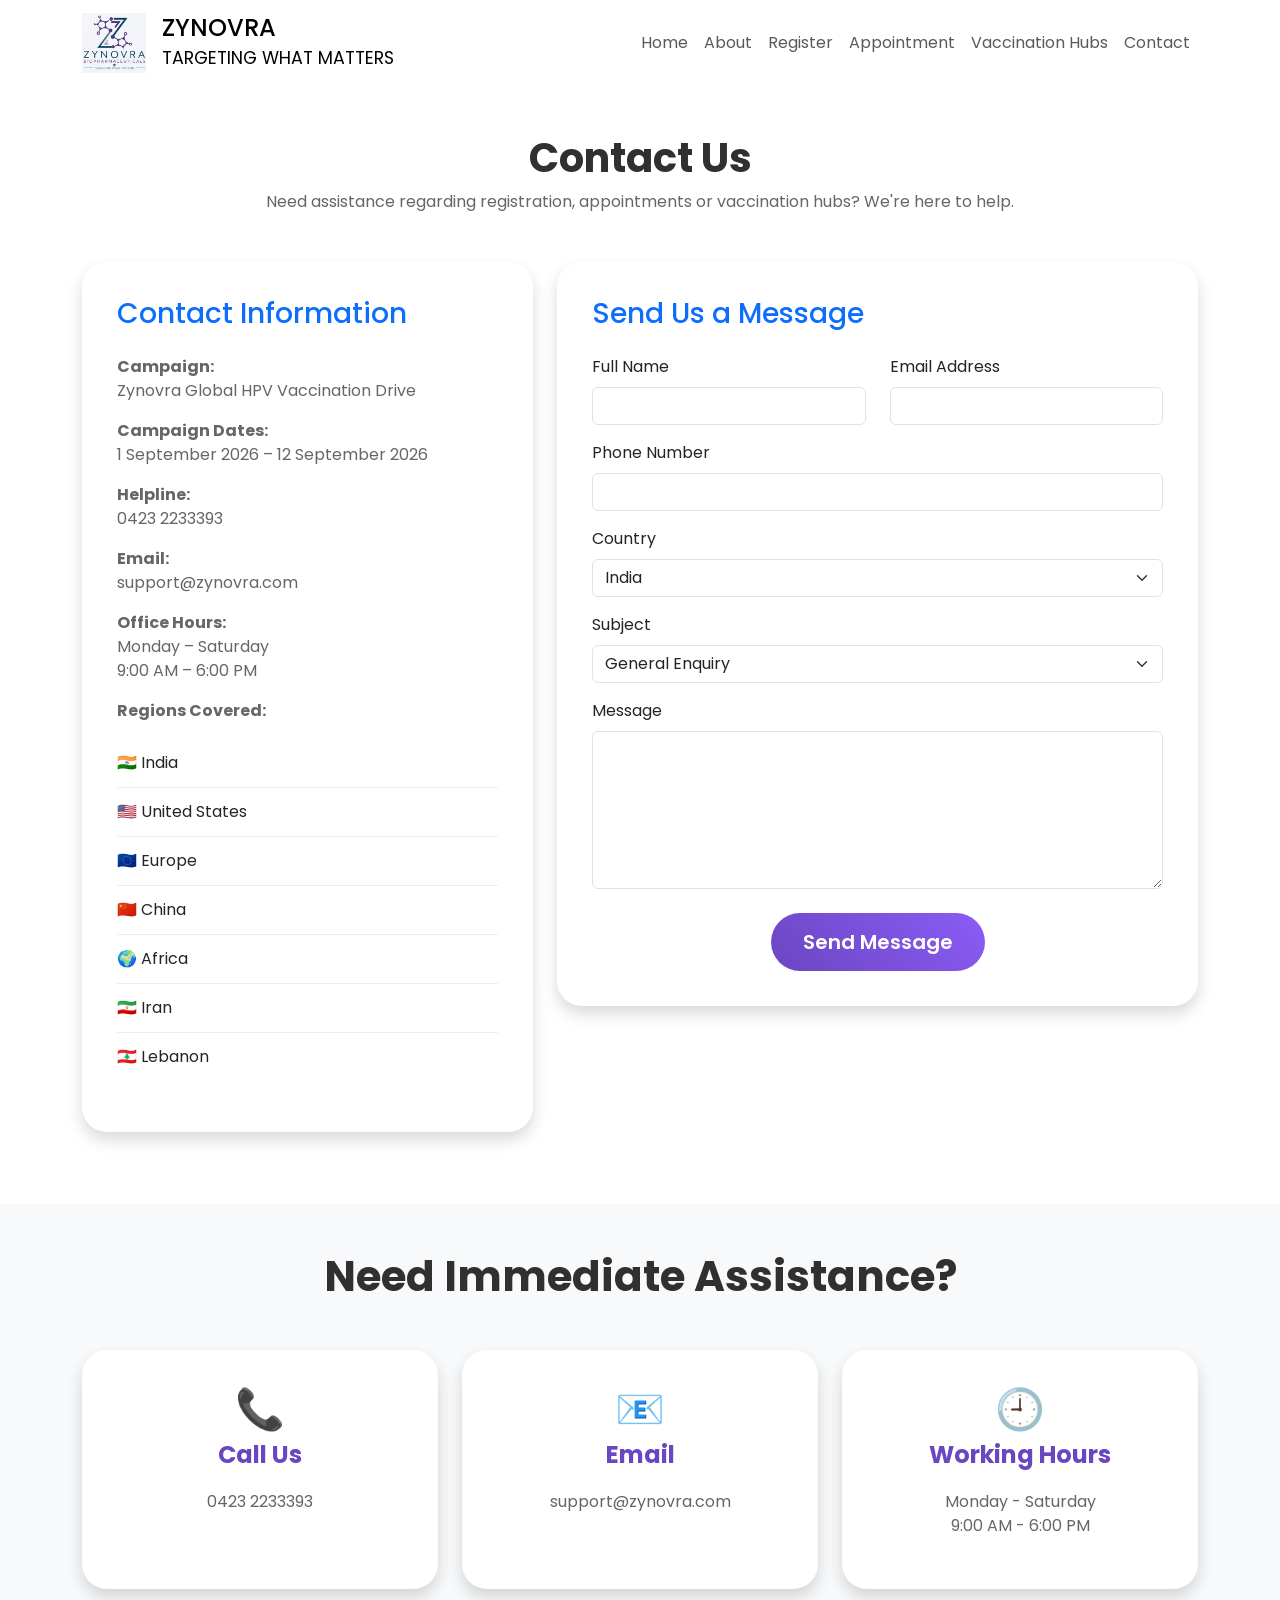
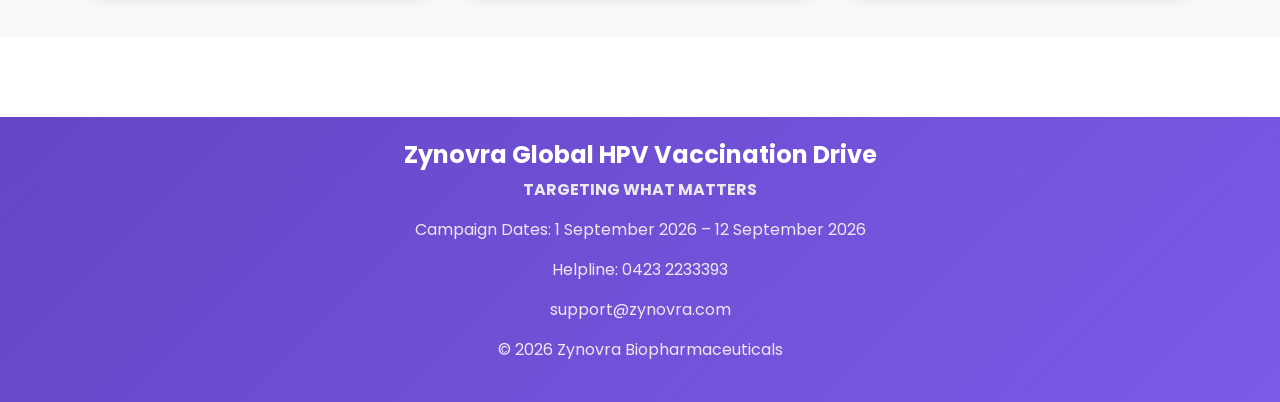
<file: contact.html>
<!DOCTYPE html>

<html lang="en">

<head>

<meta charset="UTF-8">

<meta name="viewport" content="width=device-width, initial-scale=1.0">

<title>Contact Us | Zynovra Global HPV Vaccination Drive</title>

<link href="https://cdn.jsdelivr.net/npm/bootstrap@5.3.3/dist/css/bootstrap.min.css" rel="stylesheet">

<link rel="stylesheet" href="css/style.css">

<link href="https://fonts.googleapis.com/css2?family=Poppins:wght@300;400;500;600;700&display=swap" rel="stylesheet">

</head>

<body>

<!-- NAVBAR -->

<body>
<nav class="navbar navbar-expand-lg navbar-light custom-navbar sticky-top">

<div class="container">

<a class="navbar-brand d-flex align-items-center" href="index.html">

<img src="images/logo.png"
height="60"
class="me-3"
alt="Zynovra Logo">

<div>

<h4 class="brand-title mb-0">

ZYNOVRA

</h4>

<small class="brand-subtitle">

TARGETING WHAT MATTERS

</small>

</div>

</a>

<button
class="navbar-toggler"
type="button"
data-bs-toggle="collapse"
data-bs-target="#navbarNav">

<span class="navbar-toggler-icon"></span>

</button>

<div
class="collapse navbar-collapse"
id="navbarNav">

<ul class="navbar-nav ms-auto">

<li class="nav-item">

<a class="nav-link" href="index.html">Home</a>

</li>

<li class="nav-item">

<a class="nav-link" href="about.html">About</a>

</li>

<li class="nav-item">

<a class="nav-link" href="register.html">Register</a>

</li>

<li class="nav-item">

<a class="nav-link" href="appointment.html">Appointment</a>

</li>

<li class="nav-item">

<a class="nav-link" href="hubs.html">Vaccination Hubs</a>

</li>

<li class="nav-item">

<a class="nav-link" href="contact.html">Contact</a>

</li>

</ul>

</div>

</div>

</nav>

<!-- HEADER -->

<section class="py-5">

<div class="container">

<div class="text-center mb-5">

<h1 class="fw-bold">

Contact Us

</h1>

<p>

Need assistance regarding registration, appointments or vaccination hubs?
We're here to help.

</p>

</div>

<div class="row">

<!-- CONTACT DETAILS -->

<div class="col-lg-5 mb-4">

<div class="card shadow border-0 h-100">

<div class="card-body">

<h3 class="text-primary mb-4">

Contact Information

</h3>

<p>

<strong>Campaign:</strong><br>

Zynovra Global HPV Vaccination Drive

</p>

<p>

<strong>Campaign Dates:</strong><br>

1 September 2026 – 12 September 2026

</p>

<p>

<strong>Helpline:</strong><br>

0423 2233393

</p>

<p>

<strong>Email:</strong><br>

support@zynovra.com

</p>

<p>

<strong>Office Hours:</strong><br>

Monday – Saturday<br>

9:00 AM – 6:00 PM

</p>

<p>

<strong>Regions Covered:</strong>

</p>

<ul>

<li>🇮🇳 India</li>

<li>🇺🇸 United States</li>

<li>🇪🇺 Europe</li>

<li>🇨🇳 China</li>

<li>🌍 Africa</li>

<li>🇮🇷 Iran</li>

<li>🇱🇧 Lebanon</li>

</ul>

</div>

</div>

</div>

<!-- CONTACT FORM -->

<div class="col-lg-7">

<div class="card shadow border-0">

<div class="card-body">

<h3 class="text-primary mb-4">

Send Us a Message

</h3>

<form id="contactForm">

<div class="row">

<div class="col-md-6 mb-3">

<label class="form-label">

Full Name

</label>

<input

type="text"

class="form-control"

required>

</div>

<div class="col-md-6 mb-3">

<label class="form-label">

Email Address

</label>

<input

type="email"

class="form-control"

required>

</div>

</div>

<div class="mb-3">

<label class="form-label">

Phone Number

</label>

<input

type="tel"

class="form-control">

</div>

<div class="mb-3">

<label class="form-label">

Country

</label>

<select class="form-select">

<option>India</option>

<option>United States</option>

<option>Europe</option>

<option>China</option>

<option>Africa</option>

<option>Iran</option>

<option>Lebanon</option>

</select>

</div>

<div class="mb-3">

<label class="form-label">

Subject

</label>

<select class="form-select">

<option>General Enquiry</option>

<option>Registration</option>

<option>Appointment Booking</option>

<option>Vaccination Hub</option>

<option>Payment</option>

<option>Technical Support</option>

</select>

</div>

<div class="mb-4">

<label class="form-label">

Message

</label>

<textarea

class="form-control"

rows="6"

placeholder="Type your message here..."

required>

</textarea>

</div>

<div class="text-center">

<button

class="btn btn-primary btn-lg"

type="submit">

Send Message

</button>

</div>

</form>

</div>

</div>

</div>

</div>

</div>

</section>

<!-- SUPPORT SECTION -->

<section class="py-5 bg-light">

<div class="container">

<div class="text-center mb-5">

<h2 class="fw-bold">

Need Immediate Assistance?

</h2>

</div>

<div class="row text-center">

<div class="col-md-4">

<div class="card shadow border-0 h-100">

<div class="card-body">

<h1>📞</h1>

<h4>Call Us</h4>

<p>

0423 2233393

</p>

</div>

</div>

</div>

<div class="col-md-4">

<div class="card shadow border-0 h-100">

<div class="card-body">

<h1>📧</h1>

<h4>Email</h4>

<p>

support@zynovra.com

</p>

</div>

</div>

</div>

<div class="col-md-4">

<div class="card shadow border-0 h-100">

<div class="card-body">

<h1>🕘</h1>

<h4>Working Hours</h4>

<p>

Monday - Saturday

<br>

9:00 AM - 6:00 PM

</p>

</div>

</div>

</div>

</div>

</div>

</section>

<!-- FOOTER -->

<footer class="bg-primary text-white py-4">

<div class="container text-center">

<h4>

Zynovra Global HPV Vaccination Drive

</h4>

<p>

<strong>TARGETING WHAT MATTERS</strong>

</p>

<p>

Campaign Dates:
1 September 2026 – 12 September 2026

</p>

<p>

Helpline:
0423 2233393

</p>

<p>

support@zynovra.com

</p>

<p>

© 2026 Zynovra Biopharmaceuticals

</p>

</div>

</footer>

<script src="https://cdn.jsdelivr.net/npm/bootstrap@5.3.3/dist/js/bootstrap.bundle.min.js"></script>

<script src="js/script.js"></script>

<script>

document.getElementById("contactForm").addEventListener("submit",function(e){

e.preventDefault();

alert(

"Thank you for contacting Zynovra Biopharmaceuticals.\n\nOur support team will get back to you shortly."

);

this.reset();

});

</script>

</body>

</html>
</file>
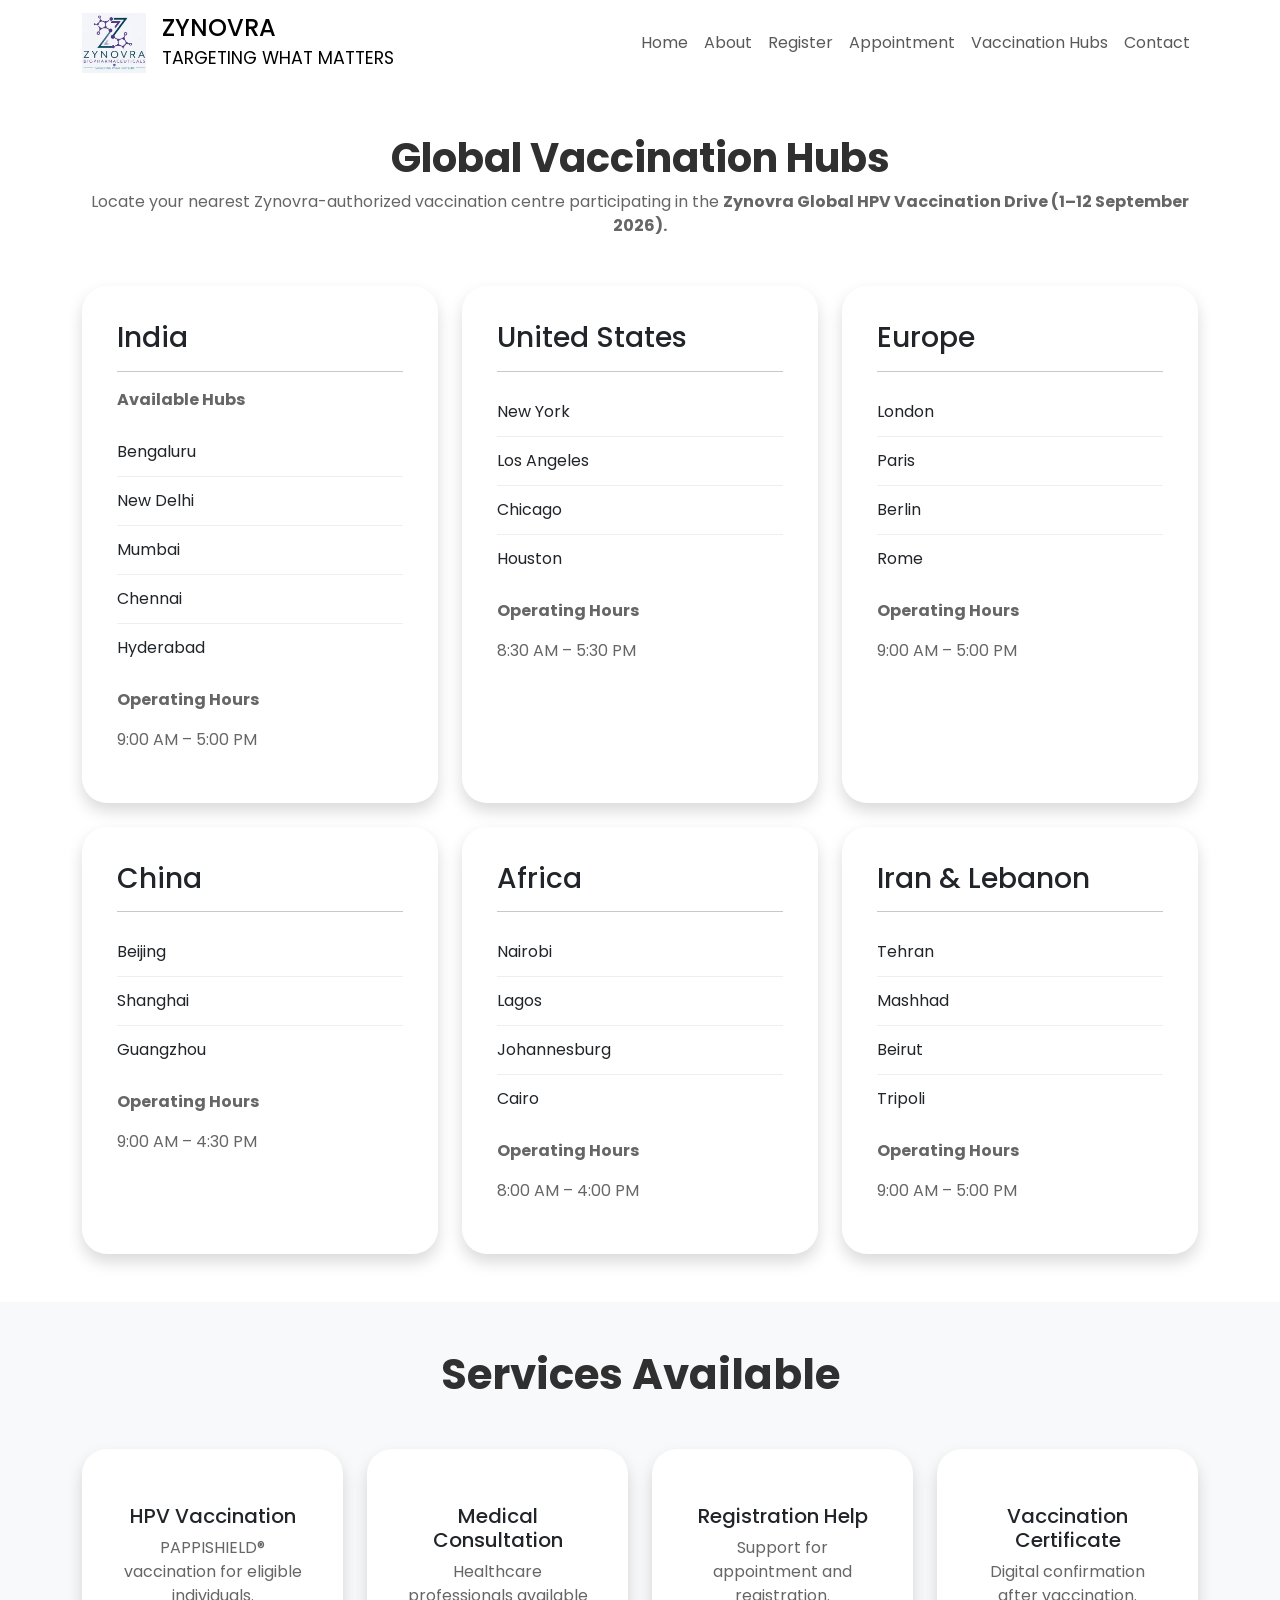
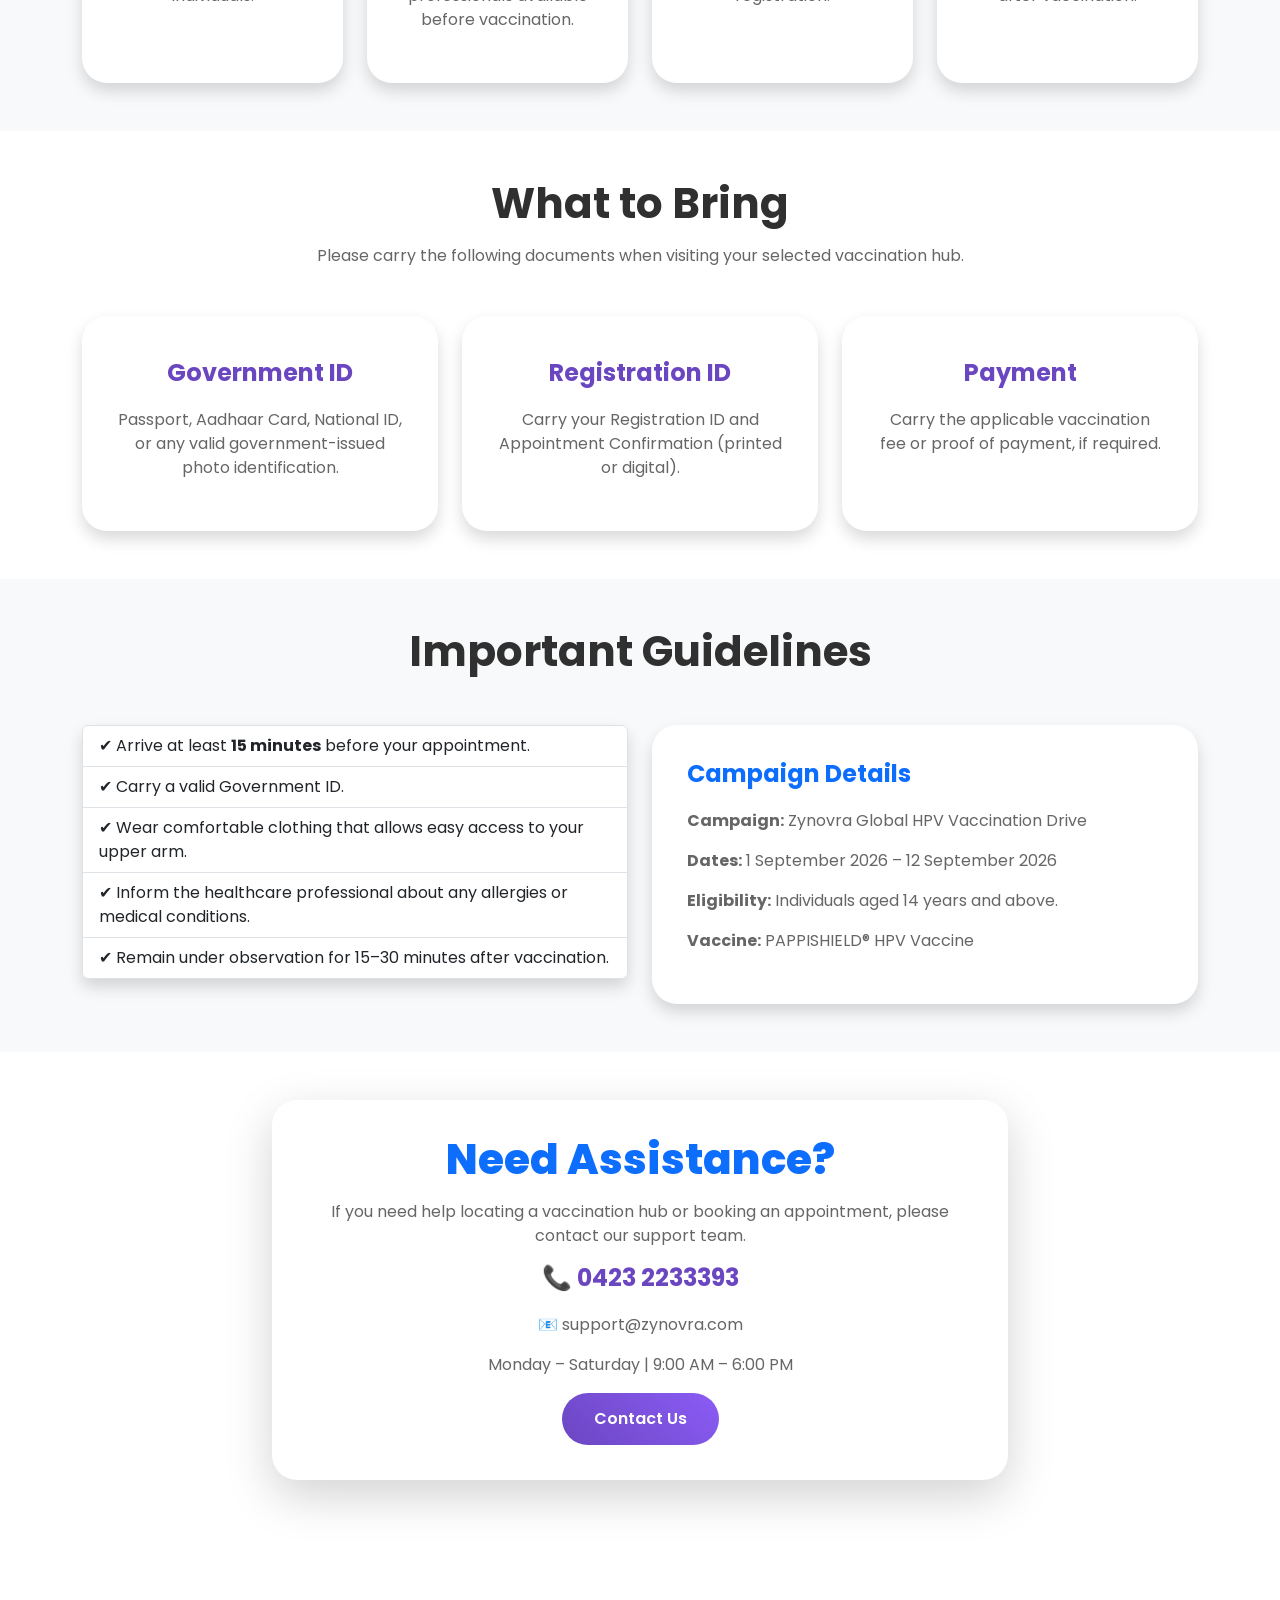
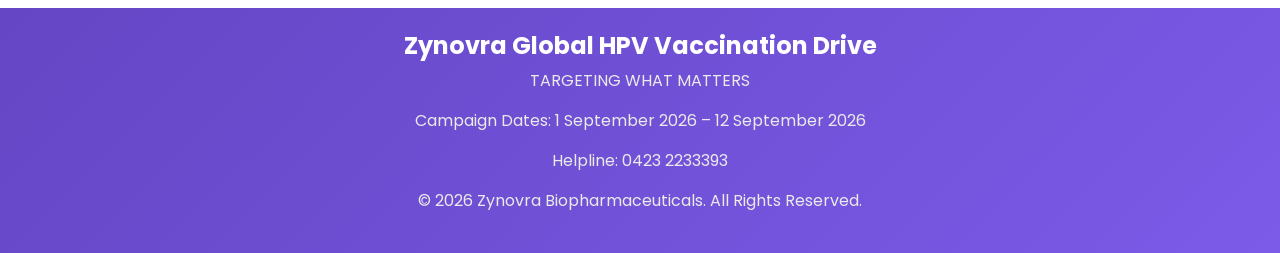
<file: hubs.html>
<!DOCTYPE html>
<html lang="en">

<head>

<meta charset="UTF-8">

<meta name="viewport" content="width=device-width, initial-scale=1.0">

<title>Vaccination Hubs | Zynovra Global HPV Vaccination Drive</title>

<link href="https://cdn.jsdelivr.net/npm/bootstrap@5.3.3/dist/css/bootstrap.min.css" rel="stylesheet">

<link rel="stylesheet" href="css/style.css">

<link href="https://fonts.googleapis.com/css2?family=Poppins:wght@300;400;500;600;700&display=swap" rel="stylesheet">

</head>

<body>

<body>

<nav class="navbar navbar-expand-lg navbar-light custom-navbar sticky-top">

<div class="container">

<a class="navbar-brand d-flex align-items-center" href="index.html">

<img src="images/logo.png"
height="60"
class="me-3"
alt="Zynovra Logo">

<div>

<h4 class="brand-title mb-0">

ZYNOVRA

</h4>

<small class="brand-subtitle">

TARGETING WHAT MATTERS

</small>

</div>

</a>

<button
class="navbar-toggler"
type="button"
data-bs-toggle="collapse"
data-bs-target="#navbarNav">

<span class="navbar-toggler-icon"></span>

</button>

<div
class="collapse navbar-collapse"
id="navbarNav">

<ul class="navbar-nav ms-auto">

<li class="nav-item">

<a class="nav-link" href="index.html">Home</a>

</li>

<li class="nav-item">

<a class="nav-link" href="about.html">About</a>

</li>

<li class="nav-item">

<a class="nav-link" href="register.html">Register</a>

</li>

<li class="nav-item">

<a class="nav-link" href="appointment.html">Appointment</a>

</li>

<li class="nav-item">

<a class="nav-link" href="hubs.html">Vaccination Hubs</a>

</li>

<li class="nav-item">

<a class="nav-link" href="contact.html">Contact</a>

</li>

</ul>

</div>

</div>

</nav>

<section class="py-5">

<div class="container">

<div class="text-center mb-5">

<h1 class="fw-bold">

Global Vaccination Hubs

</h1>

<p>

Locate your nearest Zynovra-authorized vaccination centre participating in the
<b>Zynovra Global HPV Vaccination Drive (1–12 September 2026).</b>

</p>

</div>

<div class="row g-4">

<!-- INDIA -->

<div class="col-lg-4">

<div class="card shadow border-0 h-100">

<div class="card-body">

<h3>India</h3>

<hr>

<p><strong>Available Hubs</strong></p>

<ul>

<li>Bengaluru</li>

<li>New Delhi</li>

<li>Mumbai</li>

<li>Chennai</li>

<li>Hyderabad</li>

</ul>

<p><strong>Operating Hours</strong></p>

<p>9:00 AM – 5:00 PM</p>

</div>

</div>

</div>

<!-- USA -->

<div class="col-lg-4">

<div class="card shadow border-0 h-100">

<div class="card-body">

<h3>United States</h3>

<hr>

<ul>

<li>New York</li>

<li>Los Angeles</li>

<li>Chicago</li>

<li>Houston</li>

</ul>

<p><strong>Operating Hours</strong></p>

<p>8:30 AM – 5:30 PM</p>

</div>

</div>

</div>

<!-- EUROPE -->

<div class="col-lg-4">

<div class="card shadow border-0 h-100">

<div class="card-body">

<h3>Europe</h3>

<hr>

<ul>

<li>London</li>

<li>Paris</li>

<li>Berlin</li>

<li>Rome</li>

</ul>

<p><strong>Operating Hours</strong></p>

<p>9:00 AM – 5:00 PM</p>

</div>

</div>

</div>

<!-- CHINA -->

<div class="col-lg-4">

<div class="card shadow border-0 h-100">

<div class="card-body">

<h3>China</h3>

<hr>

<ul>

<li>Beijing</li>

<li>Shanghai</li>

<li>Guangzhou</li>

</ul>

<p><strong>Operating Hours</strong></p>

<p>9:00 AM – 4:30 PM</p>

</div>

</div>

</div>

<!-- AFRICA -->

<div class="col-lg-4">

<div class="card shadow border-0 h-100">

<div class="card-body">

<h3>Africa</h3>

<hr>

<ul>

<li>Nairobi</li>

<li>Lagos</li>

<li>Johannesburg</li>

<li>Cairo</li>

</ul>

<p><strong>Operating Hours</strong></p>

<p>8:00 AM – 4:00 PM</p>

</div>

</div>

</div>

<!-- IRAN & LEBANON -->

<div class="col-lg-4">

<div class="card shadow border-0 h-100">

<div class="card-body">

<h3>Iran & Lebanon</h3>

<hr>

<ul>

<li>Tehran</li>

<li>Mashhad</li>

<li>Beirut</li>

<li>Tripoli</li>

</ul>

<p><strong>Operating Hours</strong></p>

<p>9:00 AM – 5:00 PM</p>

</div>

</div>

</div>

</div>

</div>

</section>

<!-- SERVICES -->

<section class="py-5 bg-light">

<div class="container">

<div class="text-center mb-5">

<h2 class="fw-bold">

Services Available

</h2>

</div>

<div class="row text-center">

<div class="col-md-3">

<div class="card border-0 shadow h-100">

<div class="card-body">

<h4></h4>

<h5>HPV Vaccination</h5>

<p>

PAPPISHIELD® vaccination for eligible individuals.

</p>

</div>

</div>

</div>

<div class="col-md-3">

<div class="card border-0 shadow h-100">

<div class="card-body">

<h4></h4>

<h5>Medical Consultation</h5>

<p>

Healthcare professionals available before vaccination.

</p>

</div>

</div>

</div>

<div class="col-md-3">

<div class="card border-0 shadow h-100">

<div class="card-body">

<h4></h4>

<h5>Registration Help</h5>

<p>

Support for appointment and registration.

</p>

</div>

</div>

</div>

<div class="col-md-3">

<div class="card border-0 shadow h-100">

<div class="card-body">

<h4></h4>

<h5>Vaccination Certificate</h5>

<p>

Digital confirmation after vaccination.

</p>

</div>

</div>

</div>

</div>

</div>

</section>
<!-- WHAT TO BRING -->

<section class="py-5">

<div class="container">

<div class="text-center mb-5">

<h2 class="fw-bold">

What to Bring

</h2>

<p>

Please carry the following documents when visiting your selected vaccination hub.

</p>

</div>

<div class="row">

<div class="col-md-4">

<div class="card shadow border-0 h-100">

<div class="card-body text-center">

<h1></h1>

<h4>Government ID</h4>

<p>

Passport, Aadhaar Card, National ID, or any valid government-issued photo identification.

</p>

</div>

</div>

</div>

<div class="col-md-4">

<div class="card shadow border-0 h-100">

<div class="card-body text-center">

<h1></h1>

<h4>Registration ID</h4>

<p>

Carry your Registration ID and Appointment Confirmation (printed or digital).

</p>

</div>

</div>

</div>

<div class="col-md-4">

<div class="card shadow border-0 h-100">

<div class="card-body text-center">

<h1></h1>

<h4>Payment</h4>

<p>

Carry the applicable vaccination fee or proof of payment, if required.

</p>

</div>

</div>

</div>

</div>

</div>

</section>

<!-- IMPORTANT GUIDELINES -->

<section class="py-5 bg-light">

<div class="container">

<div class="text-center mb-5">

<h2 class="fw-bold">

Important Guidelines

</h2>

</div>

<div class="row">

<div class="col-lg-6">

<ul class="list-group shadow">

<li class="list-group-item">

✔ Arrive at least <strong>15 minutes</strong> before your appointment.

</li>

<li class="list-group-item">

✔ Carry a valid Government ID.

</li>

<li class="list-group-item">

✔ Wear comfortable clothing that allows easy access to your upper arm.

</li>

<li class="list-group-item">

✔ Inform the healthcare professional about any allergies or medical conditions.

</li>

<li class="list-group-item">

✔ Remain under observation for 15–30 minutes after vaccination.

</li>

</ul>

</div>

<div class="col-lg-6">

<div class="card shadow border-0 h-100">

<div class="card-body">

<h4 class="text-primary">

Campaign Details

</h4>

<p>

<strong>Campaign:</strong>

Zynovra Global HPV Vaccination Drive

</p>

<p>

<strong>Dates:</strong>

1 September 2026 – 12 September 2026

</p>

<p>

<strong>Eligibility:</strong>

Individuals aged 14 years and above.

</p>

<p>

<strong>Vaccine:</strong>

PAPPISHIELD® HPV Vaccine

</p>

</div>

</div>

</div>

</div>

</div>

</section>

<!-- CONTACT -->

<section class="py-5">

<div class="container">

<div class="row justify-content-center">

<div class="col-lg-8">

<div class="card border-0 shadow-lg">

<div class="card-body text-center">

<h2 class="text-primary">

Need Assistance?

</h2>

<p>

If you need help locating a vaccination hub or booking an appointment,
please contact our support team.

</p>

<h4>

📞 0423 2233393

</h4>

<p>

📧 support@zynovra.com

</p>

<p>

Monday – Saturday | 9:00 AM – 6:00 PM

</p>

<a href="contact.html" class="btn btn-primary">

Contact Us

</a>

</div>

</div>

</div>

</div>

</div>

</section>

<!-- FOOTER -->

<footer class="bg-primary text-white py-4">

<div class="container text-center">

<h4>

Zynovra Global HPV Vaccination Drive

</h4>

<p>

TARGETING WHAT MATTERS

</p>

<p>

Campaign Dates: 1 September 2026 – 12 September 2026

</p>

<p>

Helpline: 0423 2233393

</p>

<p>

© 2026 Zynovra Biopharmaceuticals. All Rights Reserved.

</p>

</div>

</footer>

<script src="https://cdn.jsdelivr.net/npm/bootstrap@5.3.3/dist/js/bootstrap.bundle.min.js"></script>

<script src="js/script.js"></script>

</body>

</html>
</file>
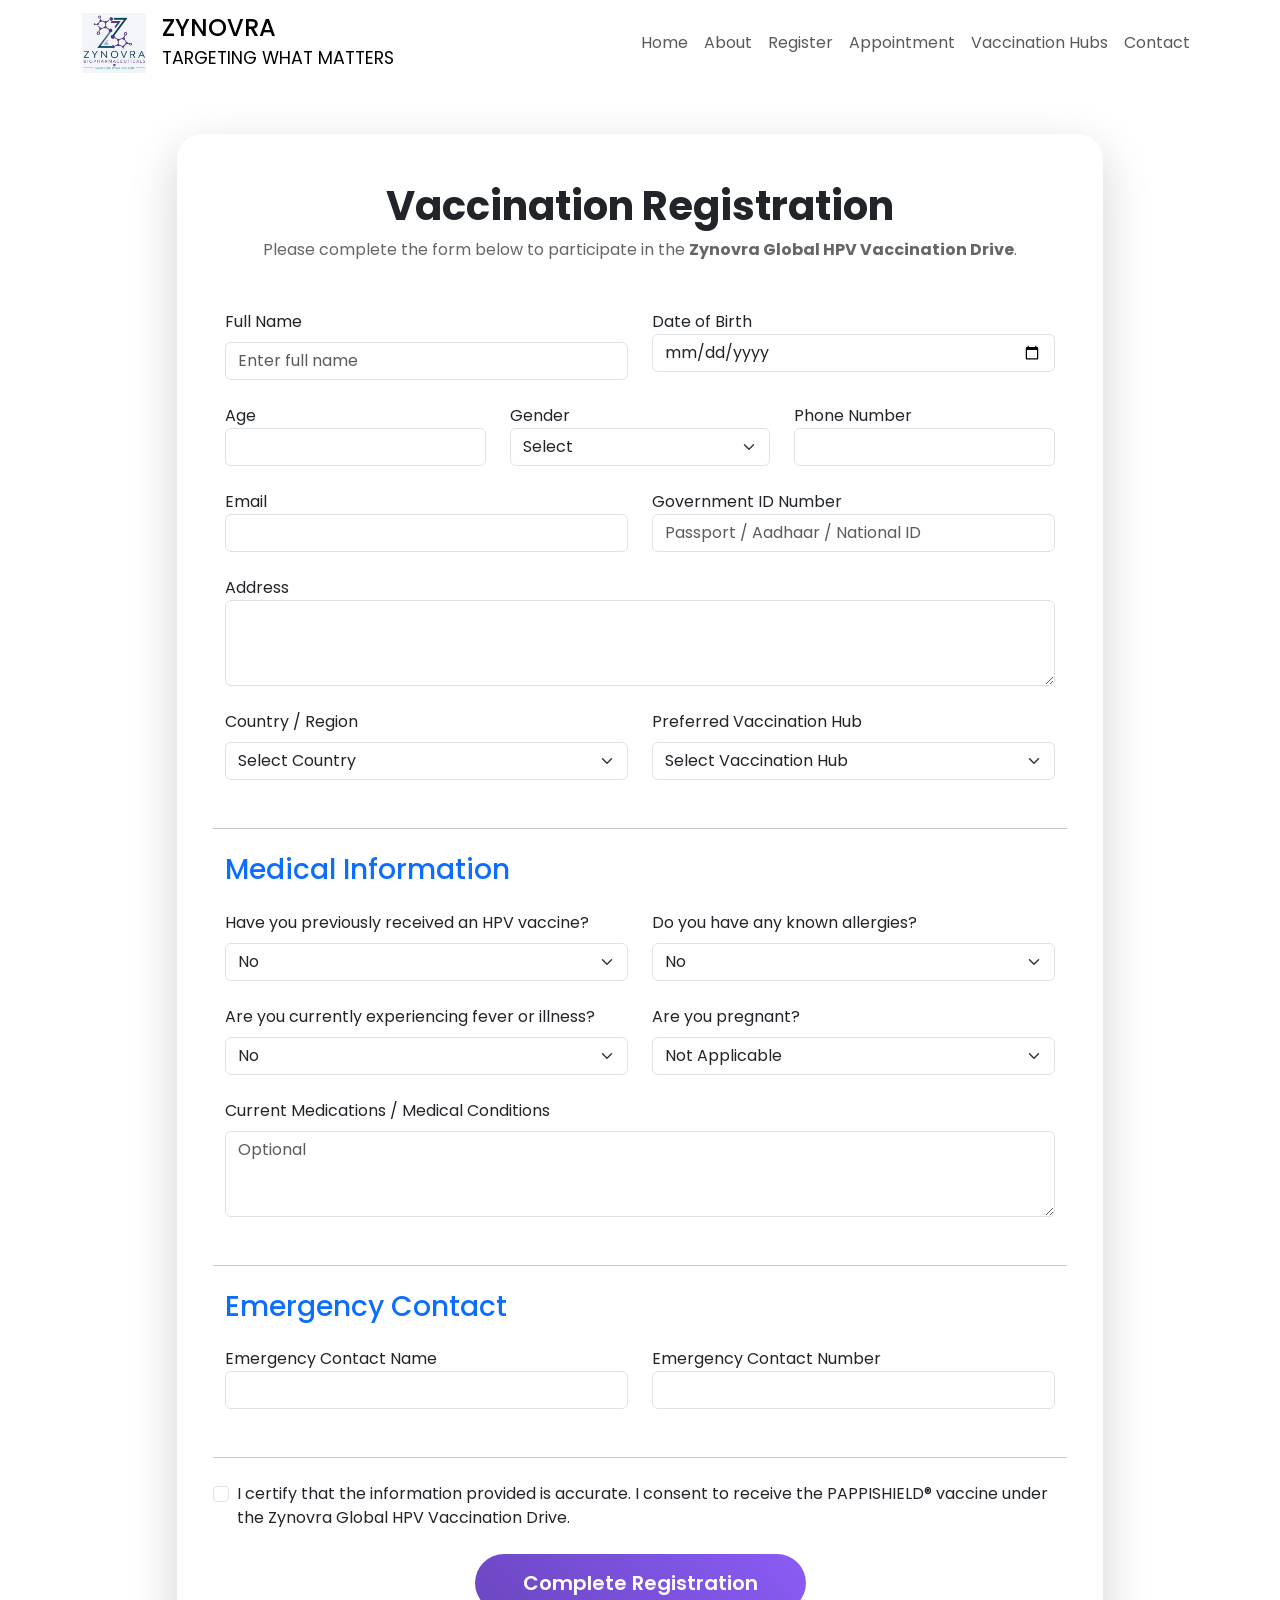
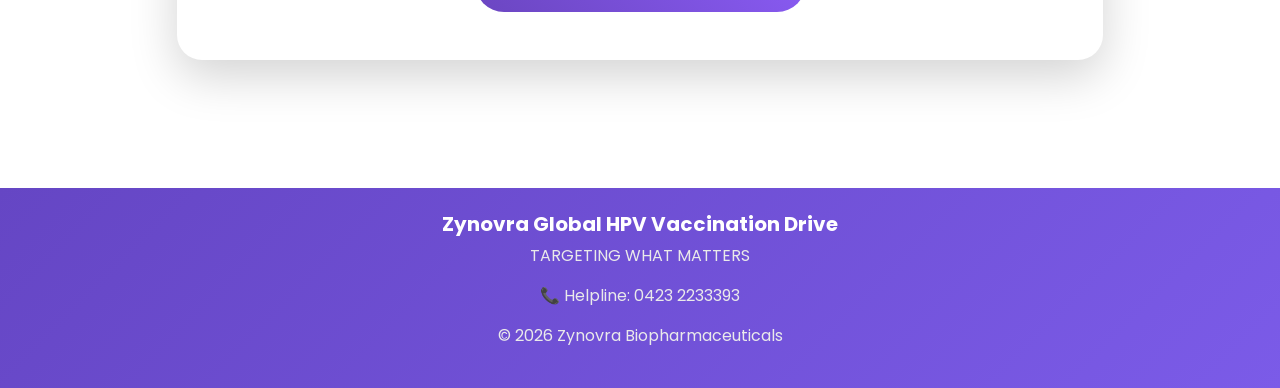
<file: register.html>
<!DOCTYPE html>
<html lang="en">

<head>

<meta charset="UTF-8">

<meta name="viewport" content="width=device-width, initial-scale=1.0">

<title>Register | Zynovra Global HPV Vaccination Drive</title>

<link href="https://cdn.jsdelivr.net/npm/bootstrap@5.3.3/dist/css/bootstrap.min.css" rel="stylesheet">

<link rel="stylesheet" href="css/style.css">

<link rel="preconnect" href="https://fonts.googleapis.com">

<link rel="preconnect" href="https://fonts.gstatic.com" crossorigin>

<link href="https://fonts.googleapis.com/css2?family=Poppins:wght@300;400;500;600;700&display=swap" rel="stylesheet">

</head>

<body>

<body>

<nav class="navbar navbar-expand-lg navbar-light custom-navbar sticky-top">

<div class="container">

<a class="navbar-brand d-flex align-items-center" href="index.html">

<img src="images/logo.png"
height="60"
class="me-3"
alt="Zynovra Logo">

<div>

<h4 class="brand-title mb-0">

ZYNOVRA

</h4>

<small class="brand-subtitle">

TARGETING WHAT MATTERS

</small>

</div>

</a>

<button
class="navbar-toggler"
type="button"
data-bs-toggle="collapse"
data-bs-target="#navbarNav">

<span class="navbar-toggler-icon"></span>

</button>

<div
class="collapse navbar-collapse"
id="navbarNav">

<ul class="navbar-nav ms-auto">

<li class="nav-item">

<a class="nav-link" href="index.html">Home</a>

</li>

<li class="nav-item">

<a class="nav-link" href="about.html">About</a>

</li>

<li class="nav-item">

<a class="nav-link" href="register.html">Register</a>

</li>

<li class="nav-item">

<a class="nav-link" href="appointment.html">Appointment</a>

</li>

<li class="nav-item">

<a class="nav-link" href="hubs.html">Vaccination Hubs</a>

</li>

<li class="nav-item">

<a class="nav-link" href="contact.html">Contact</a>

</li>

</ul>

</div>

</div>

</nav>

<section class="py-5">

<div class="container">

<div class="row justify-content-center">

<div class="col-lg-10">

<div class="card shadow-lg border-0">

<div class="card-body p-5">

<div class="text-center mb-5">

<h1 class="fw-bold">

Vaccination Registration

</h1>

<p>

Please complete the form below to participate in the

<strong>Zynovra Global HPV Vaccination Drive</strong>.

</p>

</div>

<form id="registerForm">

<div class="row">

<div class="col-md-6 mb-4">

<label class="form-label">

Full Name

</label>

<input

type="text"

class="form-control"

placeholder="Enter full name"

required>

</div>

<div class="col-md-6 mb-4">

<label>

Date of Birth

</label>

<input

type="date"

class="form-control"

required>

</div>

<div class="col-md-4 mb-4">

<label>

Age

</label>

<input

type="number"

class="form-control"

required>

</div>

<div class="col-md-4 mb-4">

<label>

Gender

</label>

<select class="form-select">

<option>Select</option>

<option>Female</option>

<option>Male</option>

<option>Other</option>

</select>

</div>

<div class="col-md-4 mb-4">

<label>

Phone Number

</label>

<input

type="tel"

class="form-control"

required>

</div>

<div class="col-md-6 mb-4">

<label>

Email

</label>

<input

type="email"

class="form-control"

required>

</div>

<div class="col-md-6 mb-4">

<label>

Government ID Number

</label>

<input

type="text"

class="form-control"

placeholder="Passport / Aadhaar / National ID"

required>

</div>

<div class="col-12 mb-4">

<label>

Address

</label>

<textarea

class="form-control"

rows="3"

required>

</textarea>

</div>
<!-- COUNTRY -->

<div class="col-md-6 mb-4">

<label class="form-label">

Country / Region

</label>

<select class="form-select" required>

<option selected disabled>Select Country</option>

<option>India</option>

<option>United States</option>

<option>Europe</option>

<option>China</option>

<option>Africa</option>

<option>Iran</option>

<option>Lebanon</option>

</select>

</div>

<!-- CITY -->

<div class="col-md-6 mb-4">

<label class="form-label">

Preferred Vaccination Hub

</label>

<select class="form-select" required>

<option selected disabled>Select Vaccination Hub</option>

<option>Bengaluru</option>

<option>New Delhi</option>

<option>Mumbai</option>

<option>Chennai</option>

<option>Hyderabad</option>

<option>New York</option>

<option>Los Angeles</option>

<option>Chicago</option>

<option>Houston</option>

<option>London</option>

<option>Paris</option>

<option>Berlin</option>

<option>Rome</option>

<option>Beijing</option>

<option>Shanghai</option>

<option>Guangzhou</option>

<option>Nairobi</option>

<option>Lagos</option>

<option>Johannesburg</option>

<option>Cairo</option>

<option>Tehran</option>

<option>Mashhad</option>

<option>Beirut</option>

<option>Tripoli</option>

</select>

</div>

<hr class="my-4">

<h3 class="mb-4 text-primary">

Medical Information

</h3>

<div class="col-md-6 mb-4">

<label class="form-label">

Have you previously received an HPV vaccine?

</label>

<select class="form-select">

<option>No</option>

<option>Yes</option>

</select>

</div>

<div class="col-md-6 mb-4">

<label class="form-label">

Do you have any known allergies?

</label>

<select class="form-select">

<option>No</option>

<option>Yes</option>

</select>

</div>

<div class="col-md-6 mb-4">

<label class="form-label">

Are you currently experiencing fever or illness?

</label>

<select class="form-select">

<option>No</option>

<option>Yes</option>

</select>

</div>

<div class="col-md-6 mb-4">

<label class="form-label">

Are you pregnant?

</label>

<select class="form-select">

<option>Not Applicable</option>

<option>No</option>

<option>Yes</option>

</select>

</div>

<div class="col-12 mb-4">

<label class="form-label">

Current Medications / Medical Conditions

</label>

<textarea class="form-control" rows="3"
placeholder="Optional"></textarea>

</div>

<hr class="my-4">

<h3 class="text-primary mb-4">

Emergency Contact

</h3>

<div class="col-md-6 mb-4">

<label>

Emergency Contact Name

</label>

<input type="text"
class="form-control"
required>

</div>

<div class="col-md-6 mb-4">

<label>

Emergency Contact Number

</label>

<input type="tel"
class="form-control"
required>

</div>

<hr class="my-4">

<div class="form-check mb-4">

<input class="form-check-input"
type="checkbox"
required>

<label class="form-check-label">

I certify that the information provided is accurate.
I consent to receive the PAPPISHIELD® vaccine under the
Zynovra Global HPV Vaccination Drive.

</label>

</div>

<div class="text-center">

<button
class="btn btn-primary btn-lg px-5"
type="submit">

Complete Registration

</button>

</div>

</form>

</div>

</div>

</div>

</div>

</div>

</section>

<footer class="bg-primary text-white py-4">

<div class="container text-center">

<h5>

Zynovra Global HPV Vaccination Drive

</h5>

<p>

TARGETING WHAT MATTERS

</p>

<p>

📞 Helpline: 0423 2233393

</p>

<p>

© 2026 Zynovra Biopharmaceuticals

</p>

</div>

</footer>

<script src="https://cdn.jsdelivr.net/npm/bootstrap@5.3.3/dist/js/bootstrap.bundle.min.js"></script>

<script src="js/script.js"></script>

<script>

document.getElementById("registerForm").addEventListener("submit",function(e){

e.preventDefault();

const id="ZYN-"+Math.floor(100000+Math.random()*900000);

alert(

"Registration Successful!\n\n"

+

"Registration ID: "

+

id

+

"\n\nPlease save this ID for appointment booking."

);

this.reset();

});

</script>

</body>

</html>
</file>
<file: css/style.css>
/* =====================================================
   ZYNOVRA GLOBAL HPV VACCINATION DRIVE
   STYLE.CSS
===================================================== */

@import url('https://fonts.googleapis.com/css2?family=Poppins:wght@300;400;500;600;700;800&display=swap');

:root{

    --primary:#6B46C1;
    --secondary:#8B5CF6;
    --lightPurple:#F3EEFF;
    --lightBlue:#EAF7FF;
    --blue:#3B82F6;
    --teal:#3CCFCF;
    --white:#ffffff;
    --text:#303030;
    --shadow:0 10px 35px rgba(0,0,0,.08);

}

*{

    margin:0;
    padding:0;
    box-sizing:border-box;

}

html{

scroll-behavior:smooth;

}

body{

font-family:'Poppins',sans-serif;
background:#ffffff;
color:var(--text);
overflow-x:hidden;

}



/* =======================
HERO
======================= */

.hero{

padding:90px 0;
background:linear-gradient(135deg,#ffffff,#f4f0ff,#eef8ff);

position:relative;

overflow:hidden;

}

/* Decorative circles */

.hero::before{

content:'';

position:absolute;

width:450px;

height:450px;

background:#DCD2FF;

opacity:.25;

border-radius:50%;

top:-180px;

right:-120px;

}

.hero::after{

content:'';

position:absolute;

width:320px;

height:320px;

background:#CDEEFF;

opacity:.35;

border-radius:50%;

bottom:-140px;

left:-120px;

}

.hero h5{

color:var(--primary);
font-weight:700;
letter-spacing:3px;
text-transform:uppercase;

}

.hero h1{

font-size:58px;
font-weight:800;
line-height:1.15;
margin-top:15px;

}

.hero p{

font-size:18px;
margin-top:25px;
line-height:1.8;
color:#666;

}

/* =======================
BUTTONS
======================= */

.btn-primary{

background:linear-gradient(45deg,var(--primary),var(--secondary));
border:none;
padding:14px 32px;
border-radius:40px;
font-weight:600;
transition:.4s;

}

.btn-primary:hover{

transform:translateY(-4px);

box-shadow:0 12px 25px rgba(107,70,193,.35);

}

.btn-outline-primary{

border:2px solid var(--primary);
color:var(--primary);
border-radius:40px;
padding:14px 32px;
font-weight:600;

}

.btn-outline-primary:hover{

background:var(--primary);

color:#fff;

}

/* =======================
INFO BOX
======================= */

.info-box{

background:#fff;

padding:25px;

border-radius:20px;

margin-top:20px;

box-shadow:var(--shadow);

}

.info-box h6{

font-weight:700;

color:var(--primary);

}

.info-box p{

margin-bottom:0;

}

/* =======================
VACCINE IMAGE
======================= */

.vaccine-image{

max-width:460px;

animation:float 4s ease-in-out infinite;

filter:drop-shadow(0 25px 40px rgba(0,0,0,.15));

}

@keyframes float{

0%{

transform:translateY(0);

}

50%{

transform:translateY(-18px);

}

100%{

transform:translateY(0);

}

}

/* =======================
ACTION CARDS
======================= */

.action-card{

background:#fff;

padding:35px;

border-radius:22px;

box-shadow:var(--shadow);

transition:.35s;

height:100%;

}

.action-card:hover{

transform:translateY(-10px);

}

.action-card i{

color:var(--primary);

margin-bottom:20px;

}

.action-card h4{

font-weight:700;

}

/* =======================
STATISTICS
======================= */

.stats{

background:#F9FAFD;

}

.counter{

font-size:50px;

font-weight:800;

color:var(--primary);

}

.stats p{

font-size:17px;

}

/* =======================
SECTION TITLES
======================= */

section h2{

font-weight:800;

font-size:42px;

margin-bottom:15px;

}

section p{

color:#666;

}

/* =======================
CARDS
======================= */

.card{

border:none!important;

border-radius:25px;

transition:.35s;

overflow:hidden;

}

.card:hover{

transform:translateY(-10px);

box-shadow:0 18px 45px rgba(0,0,0,.12);

}

.card-body{

padding:35px;

}

.card h4{

font-weight:700;

color:var(--primary);

margin-bottom:20px;

}

.card ul{

padding-left:20px;

line-height:2;

}

/* =======================
TABLE
======================= */

.table{

border-radius:20px;

overflow:hidden;

box-shadow:var(--shadow);

}

.table thead{

background:linear-gradient(90deg,var(--primary),var(--secondary));

color:#fff;

}

.table td{

padding:18px;

font-size:16px;

}

/* =======================
WHY VACCINATE
======================= */

.fa-shield-heart,
.fa-user-doctor,
.fa-heart-circle-check,
.fa-globe{

color:var(--primary);

}

/* =======================
FOOTER
======================= */

footer{

background:linear-gradient(135deg,#6546C4,#7B5BE8);

}

footer h4,
footer h5{

font-weight:700;

}

footer p{

color:#EAEAEA;

}

footer i{

margin-right:8px;

}

/* =======================
ANIMATION
======================= */

.fade-up{

opacity:0;

transform:translateY(30px);

transition:1s;

}

.fade-up.show{

opacity:1;

transform:translateY(0);

}
/* =====================================================
   RESPONSIVE DESIGN
===================================================== */

@media (max-width:1200px){

.hero h1{
font-size:48px;
}

.vaccine-image{
max-width:380px;
}

}

@media (max-width:992px){

.hero{
padding:70px 0;
text-align:center;
}

.hero h1{
font-size:42px;
}

.hero p{
font-size:17px;
}

.vaccine-image{
margin-top:40px;
max-width:320px;
}

.navbar-nav{
text-align:center;
padding-top:20px;
}

.action-card{
margin-bottom:30px;
}

}

@media (max-width:768px){

.hero h1{
font-size:34px;
}

.hero h5{
font-size:14px;
letter-spacing:2px;
}

section h2{
font-size:32px;
}

.counter{
font-size:38px;
}

.btn{
margin-bottom:15px;
}

.card{
margin-bottom:25px;
}

.info-box{
margin-bottom:20px;
}

}

@media (max-width:576px){

.hero{
padding:50px 0;
}

.hero h1{
font-size:28px;
}

.hero p{
font-size:15px;
}

.navbar-brand span{
font-size:16px;
}

.vaccine-image{
max-width:260px;
}

}

/* =====================================================
   BUTTON EFFECTS
===================================================== */

.btn{

transition:.35s ease;

}

.btn:hover{

transform:translateY(-4px);

}

/* =====================================================
   SECTION SPACING
===================================================== */

section{

padding-top:80px;

padding-bottom:80px;

}

/* =====================================================
   GRADIENT TEXT
===================================================== */

.gradient-text{

background:linear-gradient(90deg,#6B46C1,#8B5CF6,#3B82F6);

background-clip: text;
-webkit-background-clip: text;

color: transparent;
-webkit-text-fill-color: transparent;

}

/* =====================================================
   GLASS EFFECT
===================================================== */

.glass{

background:rgba(255,255,255,.75);

backdrop-filter:blur(12px);

border:1px solid rgba(255,255,255,.5);

box-shadow:0 15px 30px rgba(0,0,0,.08);

border-radius:25px;

}

/* =====================================================
   HERO SHAPES
===================================================== */

.shape1{

position:absolute;

top:120px;

right:120px;

width:120px;

height:120px;

background:#E8DDFF;

border-radius:50%;

opacity:.45;

}

.shape2{

position:absolute;

bottom:80px;

left:60px;

width:180px;

height:180px;

background:#DDF5FF;

border-radius:50%;

opacity:.45;

}

/* =====================================================
   PRICING TABLE
===================================================== */

.table tbody tr{

transition:.3s;

}

.table tbody tr:hover{

background:#F7F2FF;

transform:scale(1.01);

}

/* =====================================================
   HUB CARDS
===================================================== */

.card ul{

list-style:none;

padding-left:0;

}

.card ul li{

padding:8px 0;

border-bottom:1px solid #EEEEEE;

}

.card ul li:last-child{

border-bottom:none;

}

/* =====================================================
   FOOTER
===================================================== */

footer{

margin-top:80px;

}

footer hr{

opacity:.3;

}

footer a{

color:white;

text-decoration:none;

}

footer a:hover{

color:#D6C9FF;

}

/* =====================================================
   ICONS
===================================================== */

.fa-solid{

transition:.35s;

}

.action-card:hover .fa-solid{

transform:scale(1.2);

color:#8B5CF6;

}

/* =====================================================
   SCROLLBAR
===================================================== */

::-webkit-scrollbar{

width:10px;

}

::-webkit-scrollbar-track{

background:#f2f2f2;

}

::-webkit-scrollbar-thumb{

background:#8B5CF6;

border-radius:10px;

}

::-webkit-scrollbar-thumb:hover{

background:#6B46C1;

}

/* =====================================================
   PAGE LOADER (FOR LATER)
===================================================== */

.loader{

position:fixed;

top:0;

left:0;

width:100%;

height:100%;

background:white;

display:flex;

align-items:center;

justify-content:center;

z-index:9999;

}

/* =====================================================
   COUNTDOWN BOX
===================================================== */

.countdown{

background:linear-gradient(135deg,#6B46C1,#8B5CF6);

color:white;

padding:40px;

border-radius:25px;

box-shadow:0 15px 35px rgba(107,70,193,.25);

}

.count-item{

text-align:center;

}

.count-item h2{

font-size:50px;

font-weight:800;

margin-bottom:5px;

}

.count-item span{

font-size:16px;

}

/* =====================================================
   SECTION DIVIDER
===================================================== */

.divider{

width:90px;

height:5px;

background:linear-gradient(90deg,#6B46C1,#3B82F6);

border-radius:10px;

margin:20px auto;

}

/* =====================================================
   HOVER GLOW
===================================================== */

.shadow-hover{

transition:.4s;

}

.shadow-hover:hover{

box-shadow:0 20px 45px rgba(107,70,193,.22);

}

/* =====================================================
   BACKGROUND BLOBS
===================================================== */

.blob{

position:absolute;

border-radius:50%;

filter:blur(80px);

opacity:.35;

z-index:-1;

}

.blob-purple{

width:280px;

height:280px;

background:#C9A8FF;

top:100px;

left:-100px;

}

.blob-blue{

width:320px;

height:320px;

background:#BEE9FF;

bottom:0;

right:-120px;

}

/* =====================================================
   FADE ANIMATION
===================================================== */

.fade{

animation:fadeIn 1s ease forwards;

}

@keyframes fadeIn{

0%{

opacity:0;

transform:translateY(25px);

}

100%{

opacity:1;

transform:translateY(0);

}

}

/* =====================================================
   IMAGE HOVER
===================================================== */

img{

transition:.4s;

}

img:hover{

transform:scale(1.02);

}

/* =====================================================
   SELECTION COLOR
===================================================== */

::selection{

background:#8B5CF6;

color:white;

}
</file>
